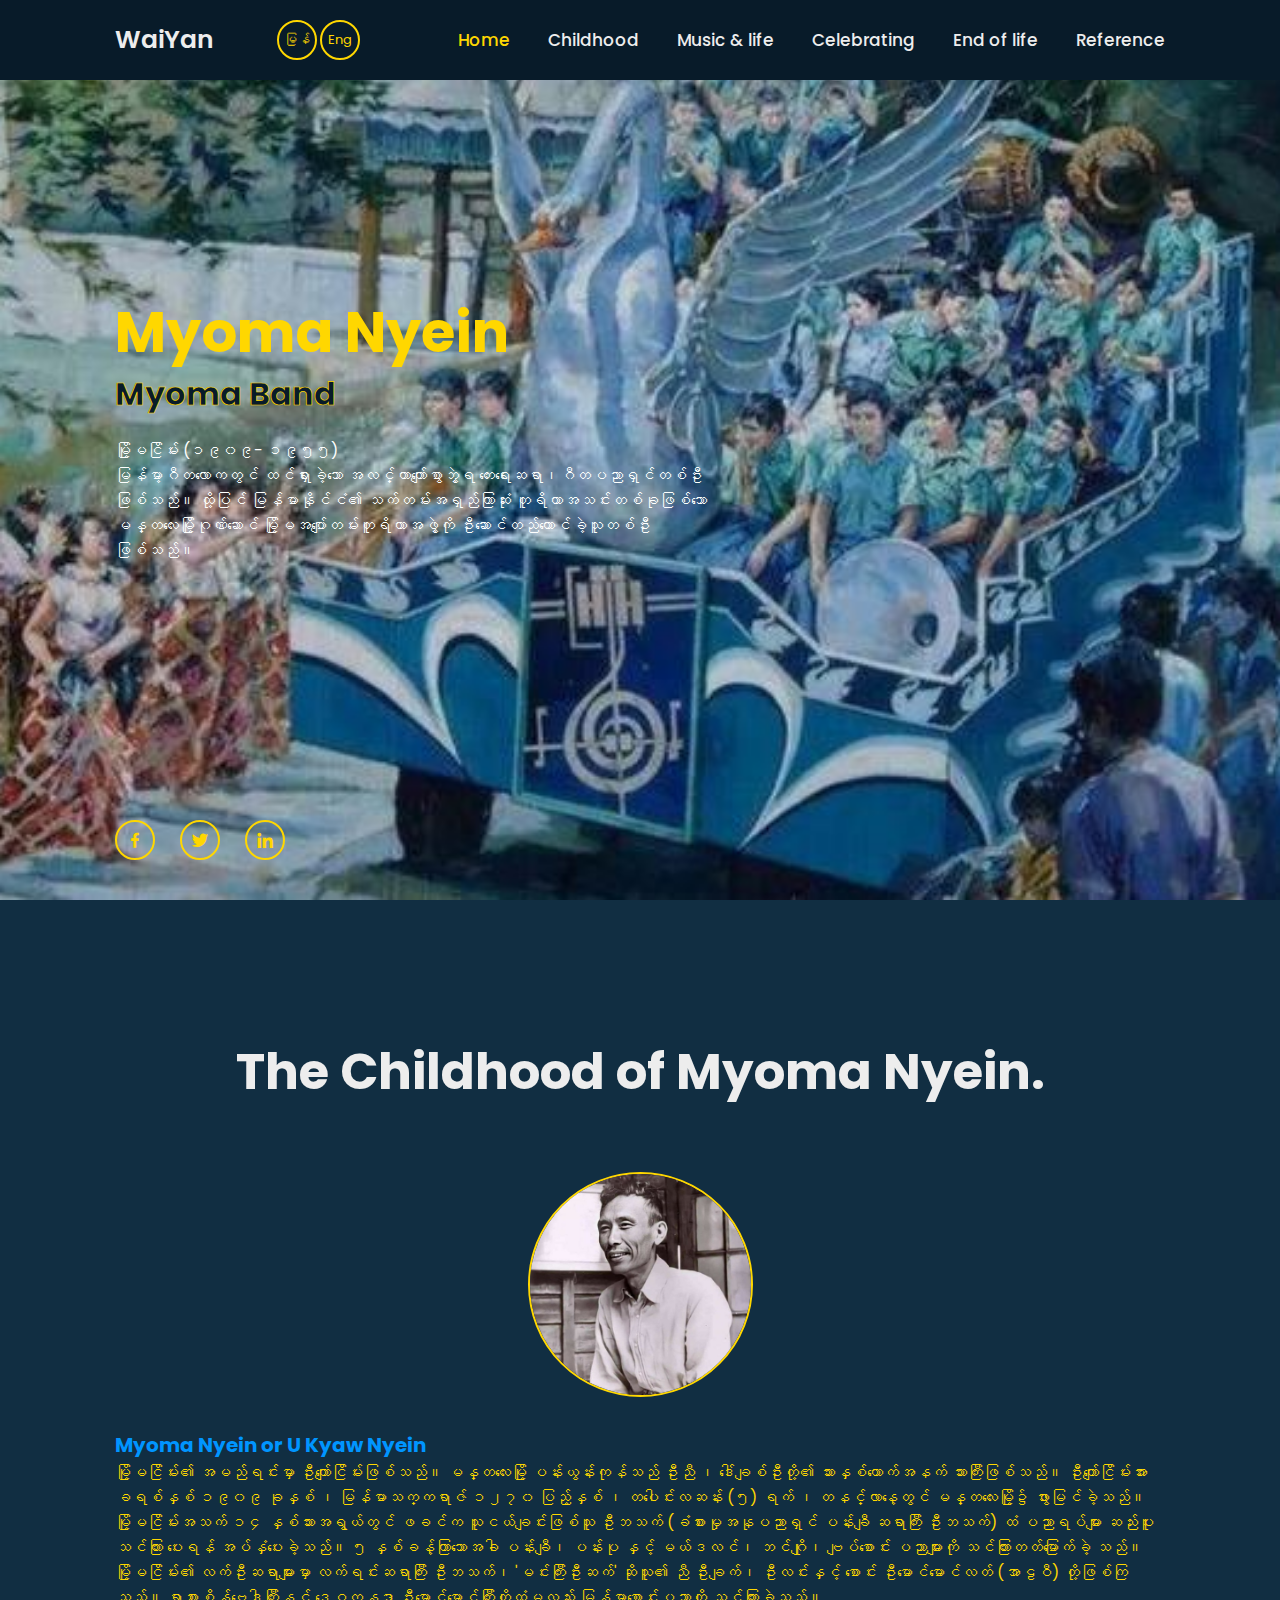
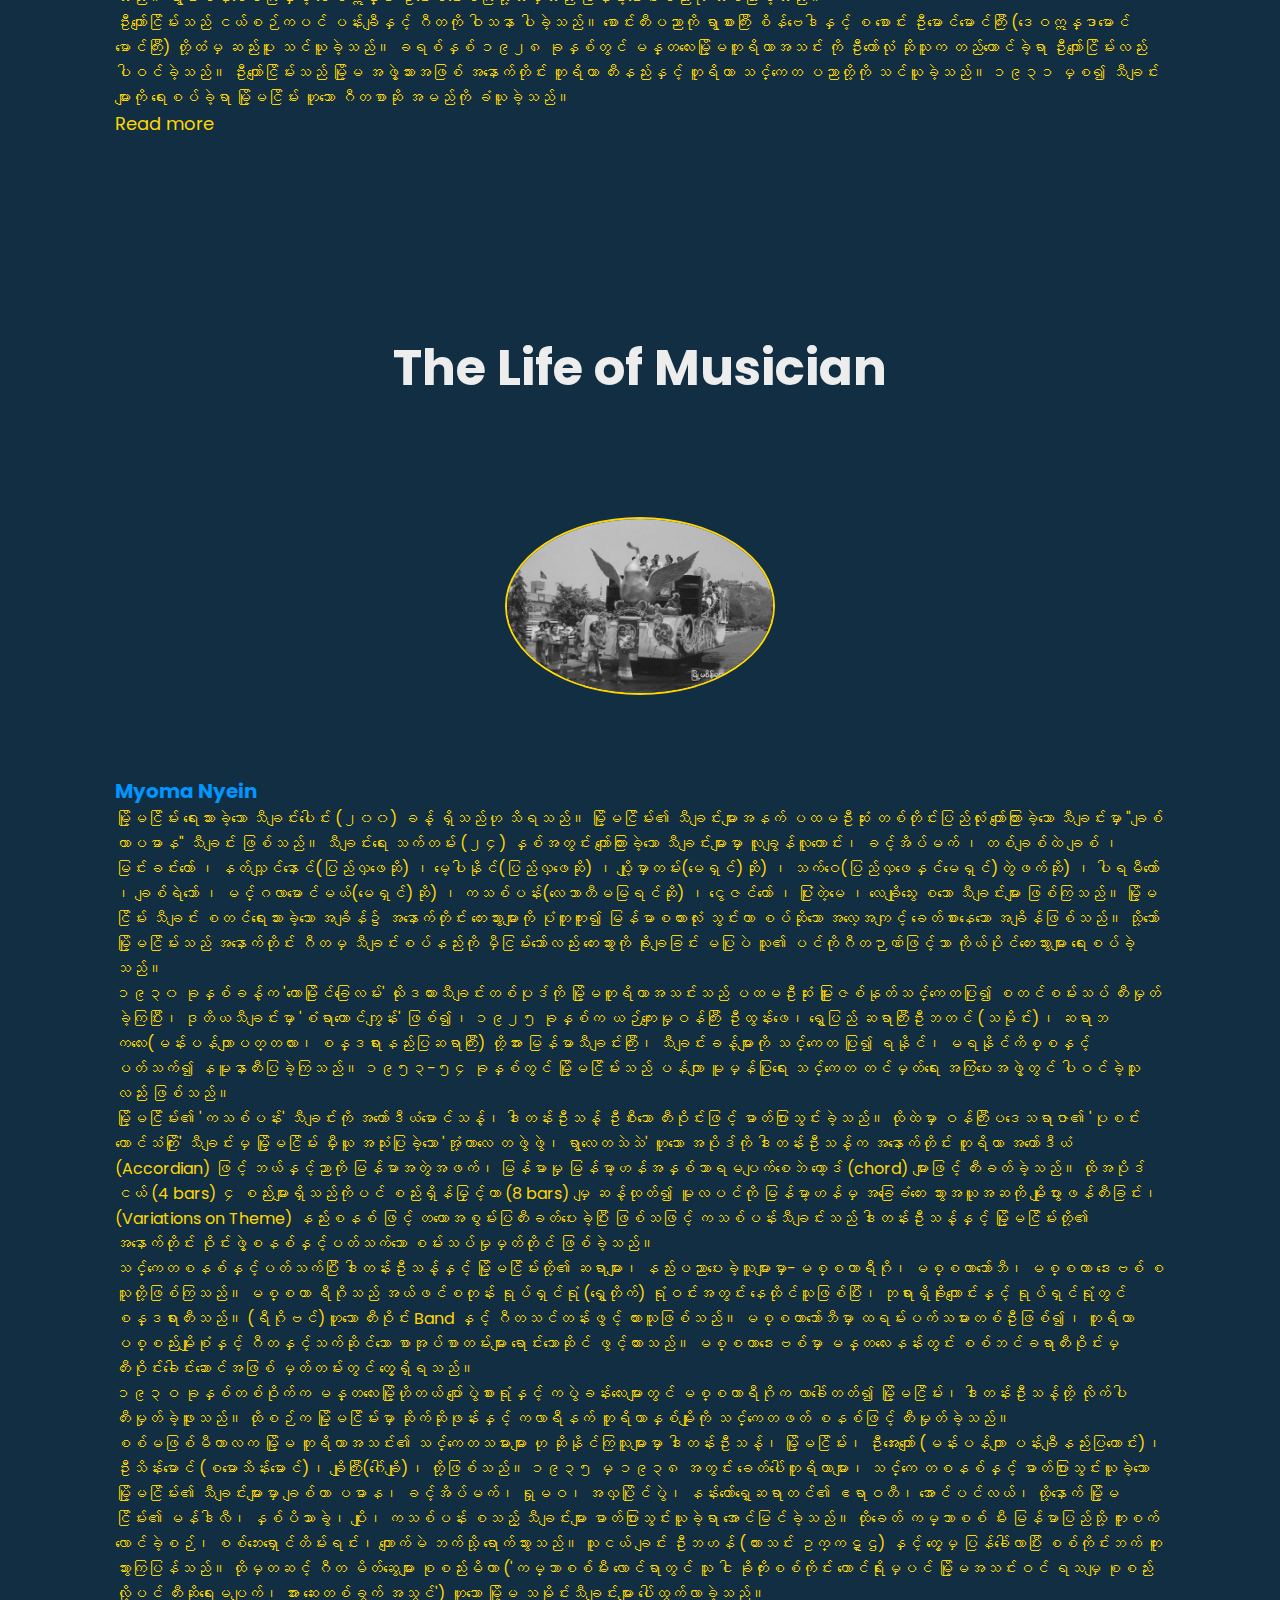
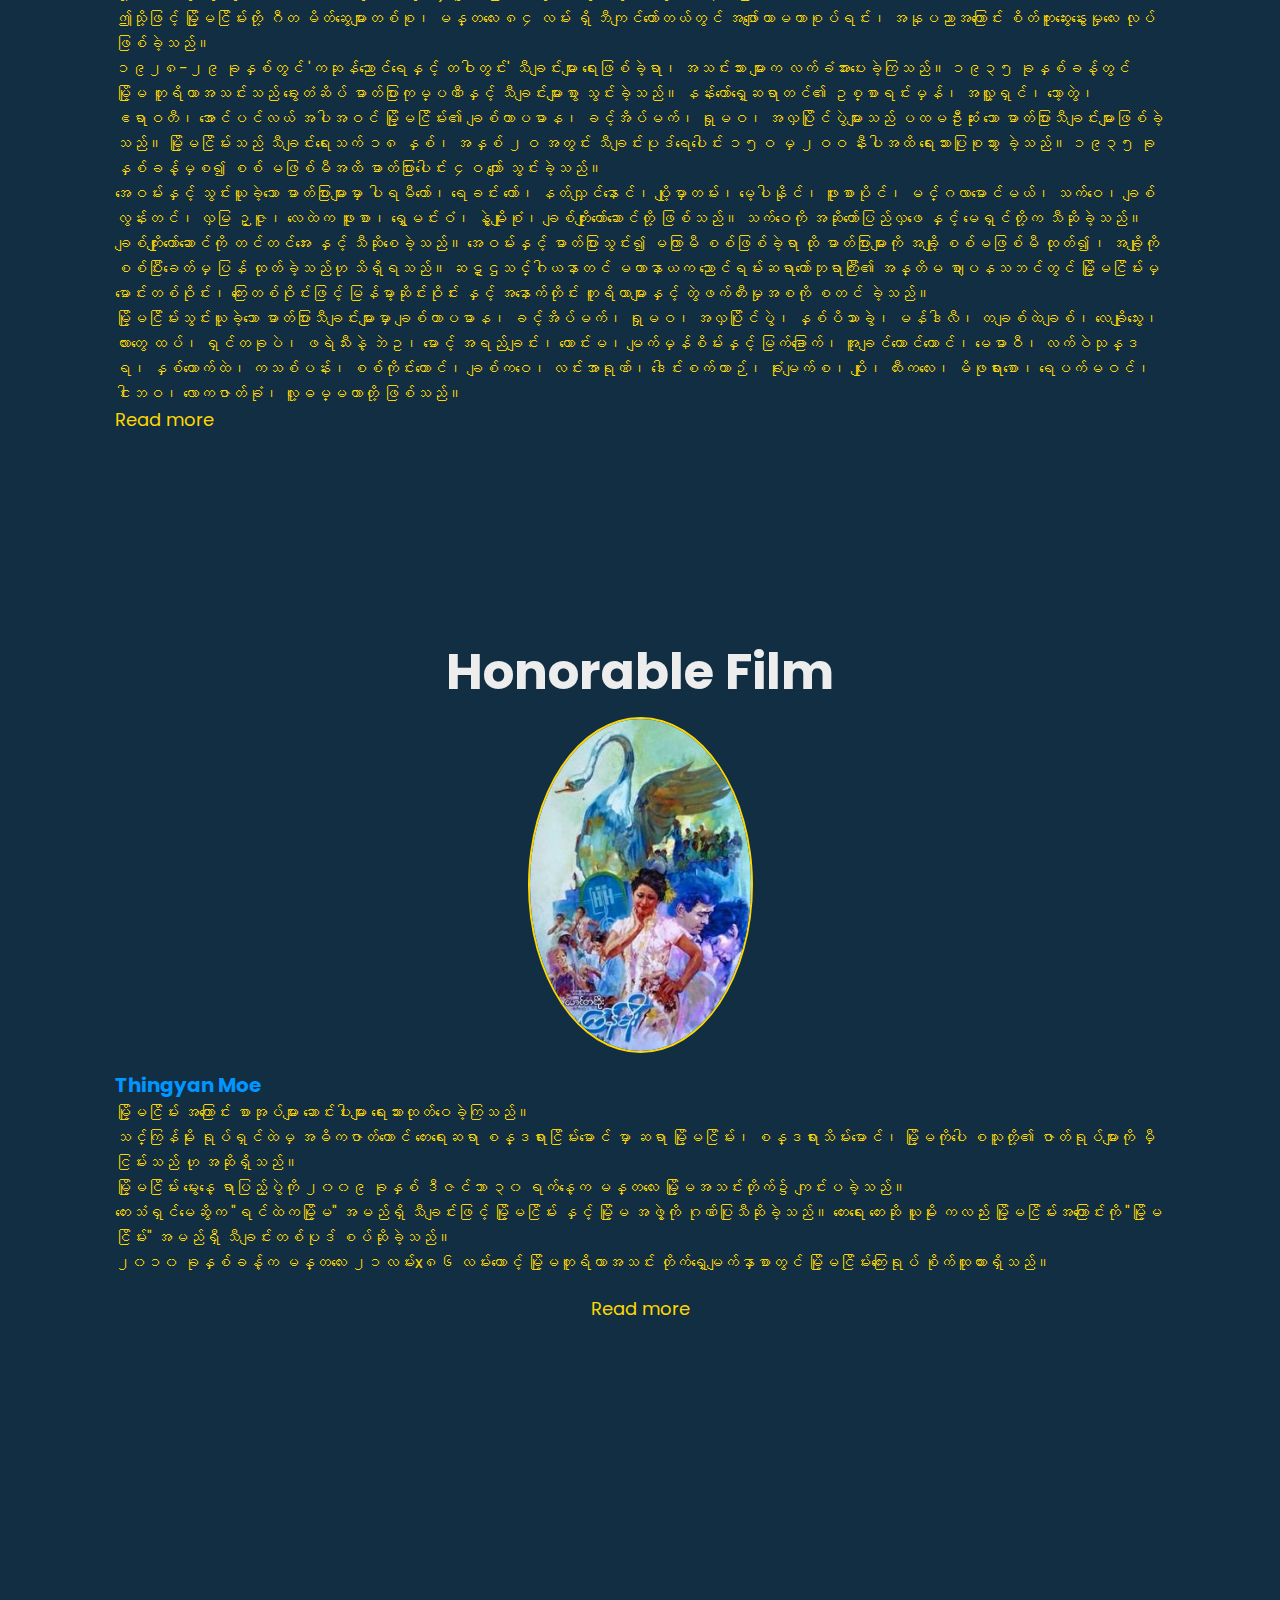
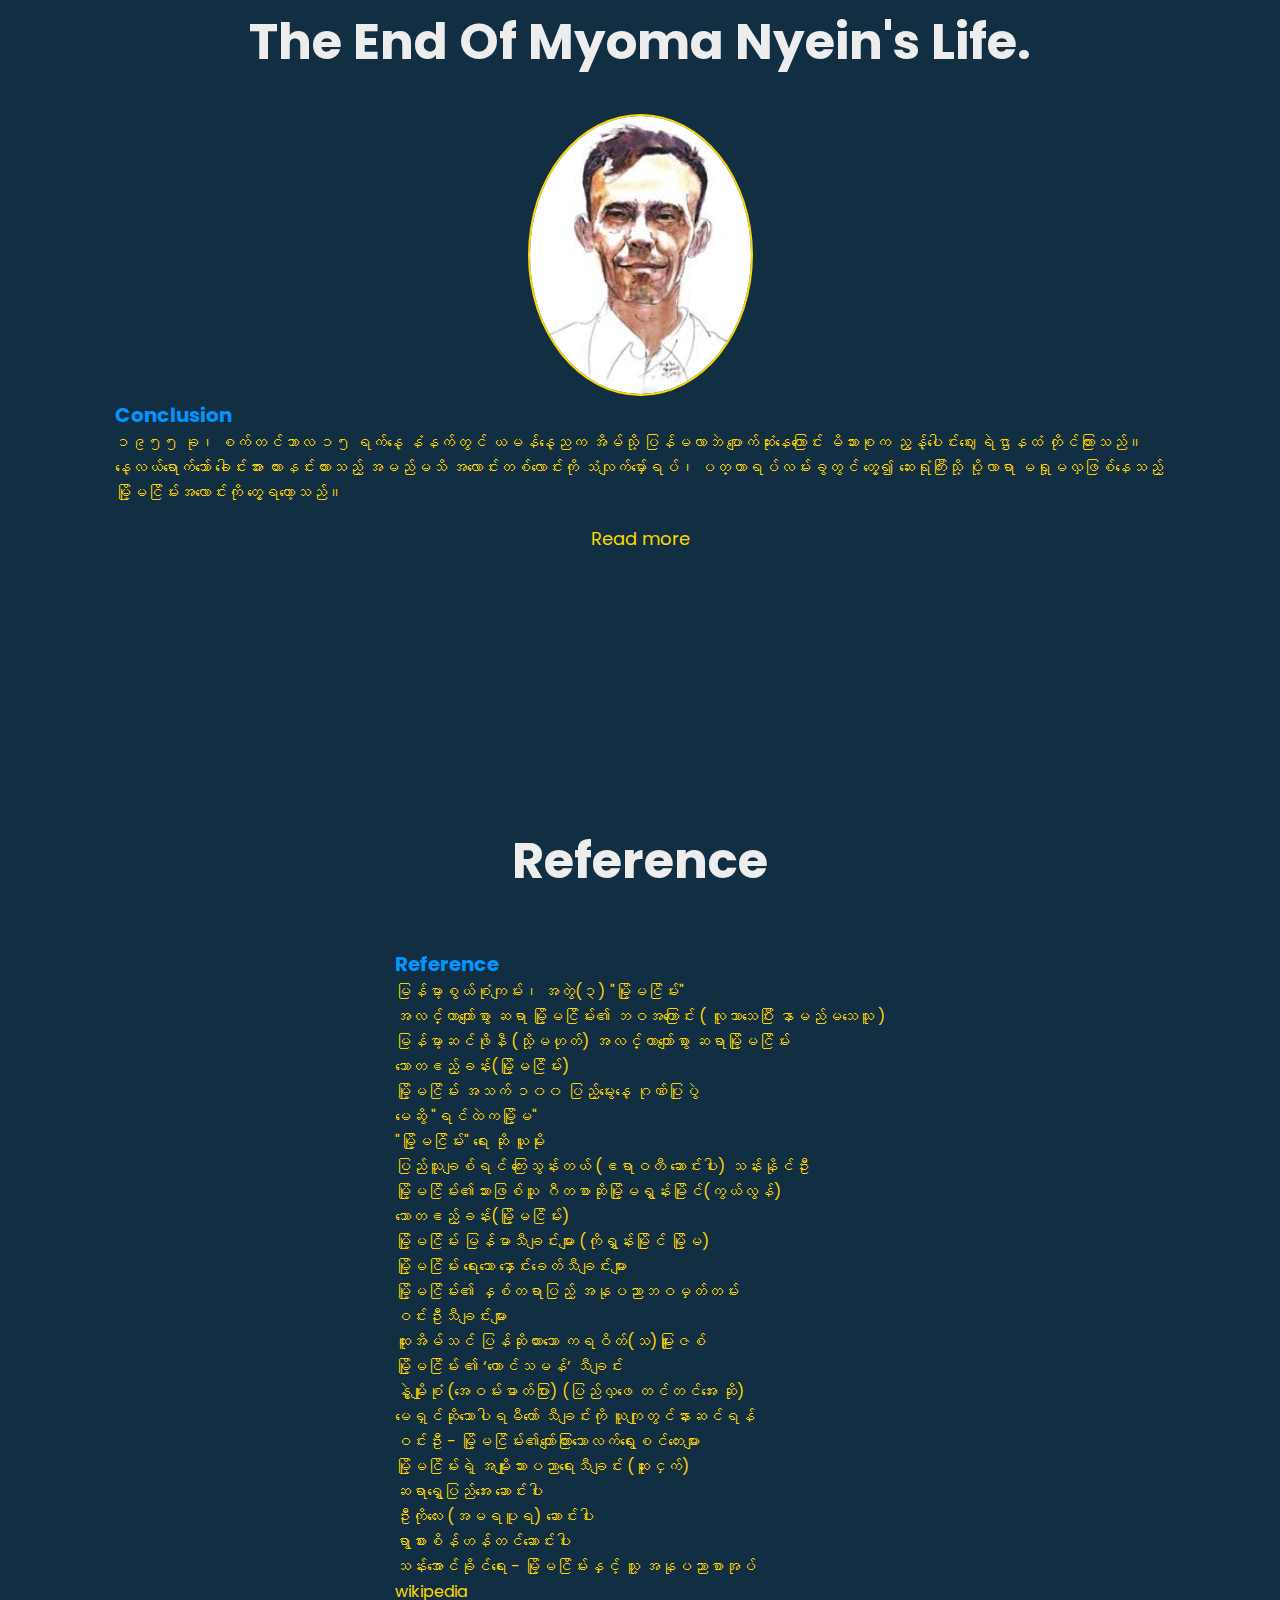
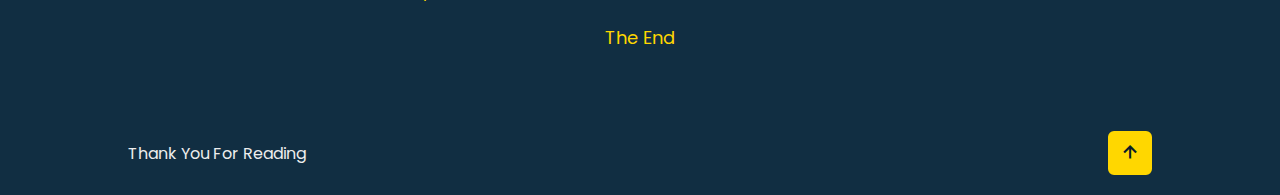
<file: index.html>
<!doctype html>
<html lang="en">
  <head>
    <meta charset="utf-8">
    <meta http-equiv="X-UA-Compatible" content="IE=edge">
    <meta name="viewport" content="width=device-width, initial-scale=1">
    <title>Myoma Nyein</title>
    <link rel="stylesheet" href="style.css">

    <!-- box icons -->
    <link href='https://unpkg.com/boxicons@2.1.4/css/boxicons.min.css' rel='stylesheet'>
  </head>
  <body>
    
    <!-- header design -->
    <header class="header">
        <a href="#" class="logo">WaiYan<span class="animate" style="--i:1;"></span></a>

        <div class="input">
          <ul>
            <a href="index.html">မြန်</a> 
            <a href="index-2.html">Eng</a>
          </ul>
          </div>

        
        <div class="bx bx-menu" id="menu-icon"><span class="animate" style="--i:2;"></span></div>

        <nav class="navbar">
            <a href="#home" class="active">Home</a>
            <a href="#childhood">Childhood</a>
            <a href="#musician">Music & life</a>
            <a href="#celebrating">Celebrating</a>
            <a href="#conclusion">End of life</a>
            <a href="#reference">Reference</a>

            <span class="active-nav"></span>
            <span class="animate" style="--i:2;"></span>

            

        </nav>

    </header>

    <!-- home section design -->
    <section class="home show-animate" id="home">
        <div class="home-content">
            <h1><span>Myoma Nyein</span></h1>
            <div class="text-animate">
                <h3>Myoma Band</h3>
                <span class="animate" style="--i:3;"></span>
            </div>
            <p>မြို့မငြိမ်း (၁၉၀၉- ၁၉၅၅)<br> မြန်မာ့ဂီတ​လောကတွင် ထင်ရှား​ခဲ့သော အလင်္ကာကျော်စွာဘွဲ့ရ ​တေး​ရေးဆရာ၊ဂီတပညာရှင်တစ်ဦး ဖြစ်သည်။ ထို့ပြင် မြန်မာနိုင်ငံ၏ သက်တမ်းအရှည်ကြာဆုံး တူရိယာအသင်းတစ်ခုဖြစ်​​သော မန္တလေးမြို့ဂုဏ်​ဆောင် မြို့မအ​ပျော်တမ်းတူရိယာအဖွဲ့ကို ဦး​ဆောင်တည်​ထောင်ခဲ့သူတစ်ဦးဖြစ်သည်။</p>
        </div>

        <div class="home-sic">
            <a href="#"><i class="bx bxl-facebook"></i></a>
            <a href="#"><i class="bx bxl-twitter"></i></a>
            <a href="#"><i class="bx bxl-linkedin"></i></a>
        </div>

    </section>

    <!-- childhood section design -->
    <section class="childhood" id="childhood">
      <h2 class="heading"><span>The Childhood of Myoma Nyein.</span></h2>

      <div class="childhood-img">
        <img src="myoe-ma-nyein.jpg" alt="">
        <span class="circle-spin"></span>
      </div>

      <div class="childhood-content">
        <h3>Myoma Nyein or U Kyaw Nyein</h3>
        <p>မြို့မငြိမ်း၏ အမည်ရင်းမှာ ဦးကျော်ငြိမ်းဖြစ်သည်။ မန္တလေးမြို့ ပန်းယွန်းကုန်သည် ဦးညီ ၊ ဒေါ်ချစ်ဦးတို့၏ သားနှစ်ယောက်အနက် သားကြီးဖြစ်သည်။ ဦးကျော်ငြိမ်းအား ခရစ်နှစ် ၁၉၀၉ ခုနှစ် ၊ မြန်မာသက္ကရာဇ် ၁၂၇၀ ပြည့်နှစ် ၊ တပေါင်းလဆန်း (၅) ရက် ၊ တနင်္လာနေ့တွင် မန္တလေးမြို့၌ ဖွားမြင်ခဲ့သည်။<br>

            မြို့မငြိမ်းအသက် ၁၄ နှစ်သားအရွယ်တွင် ဖခင်က သူငယ်ချင်းဖြစ်သူ ဦးဘသက် (ခံစားမှုအနုပညာရှင် ပန်းချီ ဆရာကြီး ဦးဘသက်) ထံ ပညာရပ်များ ဆည်းပူးသင်ကြား ပေးရန် အပ်နှံပေးခဲ့သည်။ ၅ နှစ်ခန့်ကြာသောအခါ ပန်းချီ၊ ပန်းပု နှင့် မယ်ဒလင်၊ ဘင်ဂျို၊ ဗျပ်စောင်း ပညာများကို သင်ကြားတတ်မြောက်ခဲ့ သည်။<br>
            
            မြို့မငြိမ်း၏ လက်ဦးဆရာများမှာ လက်ရင်းဆရာကြီး ဦးဘသက်၊ 'မင်းကြီးဦးဆက်' ဆိုသူ၏ ညီ ဦးချက်၊ ဦးလင်းနှင့် စောင်း ဦးမောင်မောင်လတ် (အာဠဝီ) တို့ဖြစ်ကြသည်။ ရွာစားစိန်ဗေဒါကြီးနှင့် ဒေဝဣန္ဒာ ဦးမောင်မောင်ကြီးတို့ထံမှလည်း မြန်မာ့စောင်းပညာကို သင်ကြားခဲ့သည်။<br>
            
            ဦးကျော်ငြိမ်းသည် ငယ်စဉ်ကပင် ပန်းချီနှင့် ဂီတကို ဝါသနာ ပါခဲ့သည်။ စောင်းတီးပညာကို ရွာစားကြီး စိန်ဗေဒါနှင့် စ စောင်း ဦးမောင်မောင်ကြီး (ဒေဝဣန္ဒာမောင်မောင်ကြီး) တို့ထံမှ ဆည်းပူး သင်ယူခဲ့သည်။ ခရစ်နှစ် ၁၉၂၈ ခုနှစ်တွင် မန္တလေးမြို့မတူရိယာအသင်း ကို ဦးတော်လုံ ဆိုသူက တည်ထောင်ခဲ့ရာ ဦးကျော်ငြိမ်းလည်း ပါဝင်ခဲ့သည်။ ဦးကျော်ငြိမ်းသည် မြို့မ အဖွဲ့သားအဖြစ် အနောက်တိုင်း တူရိယာ တီးနည်းနှင့် တူရိယာ သင်္ကေတ ပညာတို့ကို သင်ယူခဲ့သည်။ ၁၉၃၁ မှစ၍ သီချင်းများကို ရေးစပ်ခဲ့ရာ မြို့မငြိမ်း ဟူသော ဂီတစာဆို အမည်ကို ခံယူခဲ့သည်။<br>
          </p>

          <div class="btn-box btns">
            <a href="#musician" class="btn">Read more</a>
          </div>
      </div>
    </section>

      <!-- musician section design -->
      <section class="musician" id="musician">
        <h2 class="heading"><span>The Life of Musician</span></h2>

        <div class="musician-img">
          <img src="myoe-ma-1.jpeg" alt="">
          <span class="circle-spin"></span>
        </div>

        <div class="musician-content">
          <h3>Myoma Nyein</h3>
          <p>မြို့မငြိမ်း ရေးသားခဲ့သော သီချင်းပေါင်း (၂၀၀) ခန့် ရှိသည်ဟု သိရသည်။ မြို့မငြိမ်း၏ သီချင်းများအနက် ပထမဦးဆုံး တစ်တိုင်းပြည်လုံး ကျော်ကြားခဲ့သော သီချင်းမှာ "ချစ်ထာပဓာန" သီချင်း ဖြစ်သည်။ သီချင်းရေး သက်တမ်း (၂၄) နှစ်အတွင်း ကျော်ကြားခဲ့သော သီချင်းများမှာ လူချွန်လူကောင်း၊ ခင့်အိပ်မက် ၊ တစ်ချစ်ထဲ ချစ် ၊ မြင်းခင်းတော် ၊ နတ်သျှင်နောင်(ပြည်လှ​ဖေဆို) ၊ မေ့ပါနိုင်(ပြည်လှ​ဖေဆို) ၊ ပျို့မှာတမ်း(​မေရှင်)ဆို) ၊ သက်ဝေ(ပြည်လှ​ဖေနှင်​မေရှင်)တွဲဖက်ဆို) ၊ ပါရမီတော် ၊ ချစ်ရဲဘော် ၊ မင်္ဂလာမောင်မယ်(​မေရှင်)ဆို) ၊ ကသစ်ပန်း(​လေဘာတီမမြရင်ဆို) ၊ ငွေဇင်ယော် ၊ ပြုံးတဲ့မေ ၊ လေချိုသွေး စသော သီချင်းများ ဖြစ်ကြသည်။ မြို့မငြိမ်း သီချင်း စတင်ရေးသားခဲ့သော အချိန်၌ အနောက်တိုင်း တေးသွားများကို ပုံတူကူး၍ မြန်မာစကားလုံး သွင်းကာ စပ်ဆိုသော အလေ့အကျင့် ခေတ်စားနေသော အချိန်ဖြစ်သည်။ သို့သော် မြို့မငြိမ်းသည် အနောက်တိုင်း ဂီတမှ သီချင်းစပ်နည်းကို မှီငြမ်းသော်လည်း တေးသွားကို ခိုးချခြင်း မပြုပဲ သူ၏ ပင်ကိုဂီတဉာဏ်ဖြင့်သာ ကိုယ်ပိုင်တေးသွားများ ရေးစပ်ခဲ့သည်။<br>

            ၁၉၃၀ ခုနှစ်ခန့်က 'တောမြိုင်ခြေလမ်း' ယိုးဒယားသီချင်းတစ်ပုဒ်ကို မြို့မတူရိယာအသင်းသည် ပထမဦးဆုံး မြူးဇစ်နုတ်သင်္ကေတပြု၍ စတင်စမ်းသပ် တီးမှုတ်ခဲ့ကြပြီး၊ ဒုတိယသီချင်းမှာ 'စံရာတောင်ကျွန်း' ဖြစ်၍၊ ၁၉၂၅ ခုနှစ်က ယဉ်ကျေးမှုဝန်ကြီး ဦးထွန်းဖေ၊ ရွှေပြည် ဆရာကြီးဦးဘတင် (သမိုင်း)၊ ဆရာဘကလေး(မန်းပန်တျာပတ္တလား၊ စန္ဒရားနည်းပြဆရာကြီး) တို့အား မြန်မာသီချင်းကြီး၊ သီချင်းခန့်များကို သင်္ကေတ ပြု၍ ရနိုင်၊ မရနိုင်ကိစ္စနှင့် ပတ်သက်၍ နမူနာတီးပြခဲ့ကြသည်။ ၁၉၅၃-၅၄ ခုနှစ်တွင် မြို့မငြိမ်းသည် ပန်တျာ မူမှန်ပြုရေး သင်္ကေတ တင်မှတ်ရေး အကြံပေးအဖွဲ့တွင် ပါဝင်ခဲ့သူလည်း ဖြစ်သည်။<br>
            
            မြို့မငြိမ်း၏ 'ကသစ်ပန်း' သီချင်းကို အကော်ဒီယံမောင်သန့်၊ ဒါးတန်းဦးသန့် ဦးစီးသော တီးဝိုင်းဖြင့် ဓာတ်ပြားသွင်းခဲ့သည်။ ထိုထဲမှာ ဝန်ကြီးပဒေသရာဇာ၏ 'ပုစင်းတောင်သံကြိုး' သီချင်းမှ မြို့မငြိမ်း မှီးယူ အသုံးပြုခဲ့သော 'အုံ့ကာလေ တဖွဲဖွဲ၊ ရွာလေတသဲသဲ' ဟူသော အပိုဒ်ကို ဒါးတန်းဦးသန့်က အနောက်တိုင်း တူရိယာ အကော်ဒီယံ (Accordian) ဖြင့် ဘယ်နှင့်ညာကို မြန်မာအတွဲအဖက်၊ မြန်မာမှု မြန်မာ့ဟန်အနှစ်သာရမပျက်စေဘဲ ကော့ဒ် (chord) များဖြင့် တီးခတ်ခဲ့သည်။ ထိုအပိုဒ်ငယ် (4 bars) ၄ စည်းများရှိသည်ကိုပင် စည်းရှိန်မြှင့်ကာ (8 bars) မျှ ဆန့်ထုတ်၍ မူလပင်ကို မြန်မာ့ဟန်မှ အခြေခံတေး သွားအယူအဆကို မျိုးပွားဖန်တီးခြင်း၊ (Variations on Theme) နည်းစနစ် ဖြင့် တယောအစွမ်းပြတီးခတ်ပေးခဲ့ပြီး ဖြစ်သဖြင့် ကသစ်ပန်းသီချင်းသည် ဒါးတန်းဦးသန့်နှင့် မြို့မငြိမ်းတို့၏ အနောက်တိုင်း ဝိုင်းဖွဲ့စနစ်နှင့်ပတ်သက်သော စမ်းသပ်မှုမှတ်တိုင် ဖြစ်ခဲ့သည်။<br>
            
            သင်္ကေတစနစ်နှင့်ပတ်သက်ပြီး ဒါးတန်းဦးသန့်နှင့် မြို့မငြိမ်းတို့၏ ဆရာများ၊ နည်းပညာပေးခဲ့သူများမှာ-မစ္စတာရီဂို၊ မစ္စတာဘော်ဘီ၊ မစ္စတာ ဒေးဗစ် စသူတို့ဖြစ်ကြသည်။ မစ္စတာ ရီဂိုသည် အယ်ဖင်စတုန်း ရုပ်ရှင်ရုံ (ရွှေတိုက်) ရုံဝင်းအတွင်း နေထိုင်သူဖြစ်ပြီး၊ ဘုရားရှိခိုးကျောင်းနှင့် ရုပ်ရှင်ရုံတွင် စန္ဒရားတီးသည်။ (ရီဂိုဗင်)ဟူသော တီးဝိုင်း Band နှင့် ဂီတသင်တန်းဖွင့် ထားသူဖြစ်သည်။ မစ္စတာဘော်ဘီမှာ ထရမ်းပက်သမားတစ်ဦးဖြစ်၍၊ တူရိယာ ပစ္စည်းမျိုးစုံနှင့် ဂီတနှင့်သက်ဆိုင်သော စာအုပ်စာတမ်းများ ရောင်းသောဆိုင် ဖွင့်ထားသည်။ မစ္စတာဒေးဗစ်မှာ မန္တလေးနန်းတွင်း စစ်ဘင်ခရာတီးဝိုင်းမှ တီးဝိုင်းခေါင်းဆောင်အဖြစ် မှတ်တမ်းတွင် တွေ့ရှိရသည်။<br>
        
            ၁၉၃ဝ ခုနှစ်တစ်ဝိုက်က မန္တလေးမြို့ဟိုတယ် ပျော်ပွဲစားရုံနှင့် ကပွဲခန်းလေးများတွင် မစ္စတာရီဂိုက လာခေါ်တတ်၍ မြို့မငြိမ်း၊ ဒါးတန်းဦးသန့်တို့ လိုက်ပါ တီးမှုတ်ခဲ့ဖူးသည်။ ထိုစဉ်က မြို့မငြိမ်းမှာ ဆိုက်ဆိုဖုန်းနှင့် ကလာရီနက် တူရိယာနှစ်မျိုးကို သင်္ကေတဖတ် စနစ်ဖြင့် တီးမှုတ်ခဲ့သည်။<br>

            စစ်မဖြစ်မီကာလက မြို့မ တူရိယာအသင်း၏ သင်္ကေတသမားများ ဟု ဆိုနိုင်ကြသူများမှာ ဒါးတန်းဦးသန့်၊ မြို့မငြိမ်း၊ ဦးအေးကျော် (မန်းပန်တျာ ပန်းချီနည်းပြဟောင်း)၊ ဦးသိန်းမောင် (စမောသိန်းမောင်)၊ ချိုကြီး(ဂေါ်ချို)၊ တို့ဖြစ်သည်။ ၁၉၃၅ မှ ၁၉၃၈ အတွင်း ခေတ်ပေါ်တူရိယာများ၊ သင်္ကေ တစနစ်နှင့် ဓာတ်ပြားသွင်းယူခဲ့သော မြို့မငြိမ်း၏ သီချင်းများမှာ ချစ်တာ ပဓာန၊ ခင့်အိပ်မက်၊ ရှုမဝ၊ အလှပြိုင်ပွဲ၊ နန်း​တော်​ရှေ့ဆရာတင်၏ ဧရာဝတီ၊ အောင်ပင်လယ်၊ ထို့နောက် မြို့မငြိမ်း၏ မန်ဒါလီ၊ နှစ်ပိဿာခွဲ၊ ပျိုး၊ ကသစ်ပန်း စသည့် သီချင်းများ ဓာတ်ပြားသွင်းယူခဲ့ရာ အောင်မြင်ခဲ့သည်။

            ထိုခေတ် ကမ္ဘာစစ် မီး မြန်မာပြည်သို့ ကူးစက်လောင်ခဲ့စဉ်၊ စစ်ဘေးရှောင်တိမ်းရင်း၊ ကျောက်မဲ ဘက်သို့ ရောက်သွားသည်။ သူငယ် ချင်း ဦးဘဟန် (ကားသင်း ဥက္ကဋ္ဌ) နှင့် တွေ့မှ ပြန်ခေါ်လာပြီး စစ်ကိုင်းဘက် ကူးသွားကြပြန်သည်။ ထိုမှတဆင့် ဂီတ မိတ်ဆွေများ စုစည်းမိကာ ('ကမ္ဘာစစ်မီး လောင်ရာတွင် သူ ငါ ခိုကိုးစစ်ကိုင်း တောင်ရိုးမှပင် မြို့မအသင်းဝင် ရသမျှ စုစည်းလို့ပင် တီးဆိုရေးမပျက်၊ အား ဆေးတစ်ခွက် အသွင်') ဟူသော မြို့မ သမိုင်းသီချင်းများ ပေါ်ထွက်လာခဲ့သည်။<br>

            ဤသို့ဖြင့် မြို့မငြိမ်းတို့ ဂီတ မိတ်ဆွေများတစ်စု၊ မန္တလေး ၈၄ လမ်း ရှိ ဘီကျင်ဟော်တယ်တွင် အဖျော်ယာမကာစုပ်ရင်း၊ အနုပညာအကြောင်း စိတ်ကူးဆွေးနွေးမှုလေး လုပ်ဖြစ်ခဲ့သည်။<br>

            ၁၉၂၈-၂၉ ခုနှစ်တွင် 'ကဆုန်ညောင်ရေနှင့် တဝါတွင်း' သီချင်းများ ရေးဖြစ်ခဲ့ရာ၊ အသင်းသား များက လက်ခံအားပေးခဲ့ကြသည်။ ၁၉၃၅ ခုနှစ်ခန့်တွင် မြို့မ တူရိယာအသင်းသည် ခွေးတံဆိပ် ဓာတ်ပြားကုမ္ပဏီနှင့် သီချင်းများစွာ သွင်းခဲ့သည်။ နန်းတော်ရှေ့ဆရာတင်၏ ဥစ္စာရင်းမှန်၊ အလှူ့ရှင်၊ သော့တွဲ၊ ဧရာဝတီ၊ အောင်ပင်လယ် အပါအဝင် မြို့မငြိမ်း၏ ချစ်တာပဓာန၊ ခင့်အိပ်မက်၊ ရှုမဝ၊ အလှပြိုင်ပွဲများသည် ပထမဦးဆုံး သော ဓာတ်ပြားသီချင်းများဖြစ်ခဲ့သည်။ မြို့မငြိမ်းသည် သီချင်းရေးသက် ၁၈ နှစ်၊ အနှစ် ၂ဝ အတွင်း သီချင်းပုဒ်ရေပေါင်း ၁၅ဝ မှ ၂ဝဝ နီးပါအထိ ရေးသားပြုစုသွား ခဲ့သည်။ ၁၉၃၅ ခုနှစ်ခန့်မှစ၍ စစ် မဖြစ်မီအထိ ဓာတ်ပြားပေါင်း ၄ဝ ကျော် သွင်းခဲ့သည်။<br>

            အေဝမ်းနှင့် သွင်းယူခဲ့သော ဓာတ်ပြားများမှာ ပါရမီတော်၊ ရေခင်း တော်၊ နတ်သျှင်နောင်၊ ပျို့မှာတမ်း၊ မေ့ပါနိုင်၊ ဖူးစာပိုင်၊ မင်္ဂလာမောင်မယ်၊ သက်ဝေ၊ ချစ်လွန်းတင်၊ လှမြ ဉ္ဇူ၊ လေထဲက ဖူးစာ၊ ရွှေမင်းဝံ၊ နွဲ့မျိုးစုံ၊ ချစ်ကျိုးတော်ဆောင်တို့ ဖြစ်သည်။ သက်ဝေကို အဆိုတော်ပြည်လှဖေ နှင့် ​မေရှင်တို့က သီဆိုခဲ့သည်။ ချစ်ကျိုးတော်ဆောင်ကို တင်တင်အေး နှင့် သီဆိုစေခဲ့သည်။ အေဝမ်းနှင့် ဓာတ်ပြားသွင်း၍ မကြာမီ စစ်ဖြစ်ခဲ့ရာ ထို ဓာတ်ပြားများကို အချို့ စစ်မဖြစ်မီ ထုတ်၍၊ အချို့ကို စစ်ပြီးခေတ်မှ ပြန် ထုတ်ခဲ့သည်ဟု သိရှိရသည်။

            ဆဋ္ဌသင်္ဂါယနာတင် မဟာနာယက ညောင်ရမ်းဆရာတော်ဘုရာကြီး၏ အန္တိမ ဈာပနသဘင်တွင် မြို့မငြိမ်းမှ မောင်းတစ်ဝိုင်း၊ ကြေးတစ်ဝိုင်းဖြင့် မြန်မာ့ဆိုင်းဝိုင်းး နှင့် အနောက်တိုင်း တူရိယာများနှင့် တွဲဖက်တီးမှုအစကို စတင် ခဲ့သည်။<br>

            မြို့မငြိမ်းသွင်းယူခဲ့သော ဓာတ်ပြားသီချင်းများမှာ ချစ်တာပဓာန၊ ခင့်အိပ်မက်၊ ရှုမဝ၊ အလှပြိုင်ပွဲ၊ နှစ်ပိဿာခွဲ၊ မန်ဒါလီ၊ တချစ်ထဲချစ်၊ လေချိုသွေး၊ လားတွေ ထပ်၊ ရှင်တခုပဲ၊ ဖရဲသီးနဲ့ ဘဲဥ၊ မောင့် အရည်ချင်း၊ ယောင်းမ၊ မျက်မှန်စိမ်းနှင့် မြက်ခြောက်၊ အူချင်ယောင်ယောင်၊ မေဓာဝီ၊ လက်ဝဲသုန္ဒရ၊ နှစ်ယောက်ထဲ၊ ကသစ်ပန်း၊ စစ်ကိုင်းတောင်၊ ချစ်ကဝေ၊ လင်းအာရုဏ်၊ ဒေါင်းစက်ယာဉ်၊ ခုံးမျက်စ၊ ပျိုး၊ ထီးကလေး၊ မိဖုရားစော၊ ရေပက်မဝင်၊ ငါးဘဝ၊ လောကဇာတ်ခုံ၊ လူ့ဓမ္မတာတို့ ဖြစ်သည်။<br>
        </p>

            <div class="btn-box btns">
              <a href="#celebrating" class="btn">Read more</a>
            </div>
        </div>
      </section>

        <!-- celebrating section design -->
        <section class="celebrating" id="celebrating">
          <h2 class="heading"><span>Honorable Film</span></h2>

          <div class="celebrating-img">
            <img src="Thingyan_Moe.jpg" alt="">
            <span class="circle-spin"></span>
          </div>

          <div class="celebrating-content">
            <h3>Thingyan Moe</h3>
            <p>မြို့မငြိမ်း အကြောင်း စာအုပ်များ ဆောင်းပါးများ  ရေးသားထုတ်ဝေခဲ့ကြသည်။<br>

                သင်္ကြန်မိုး ရုပ်ရှင်ထဲမှ အဓိကဇာတ်ကောင် တေးရေးဆရာ စန္ဒရားငြိမ်းမောင် မှာ ဆရာ မြို့မငြိမ်း၊ စန္ဒရားသိမ်းမောင်၊ မြို့မကိုပေါ စသူတို့၏ ဇာတ်ရုပ်များကို မှီငြမ်းသည် ဟု အဆိုရှိသည်။<br>
                
                မြို့မငြိမ်း မွေးနေ့ ရာပြည့်ပွဲကို ၂၀၀၉ ခုနှစ် ဒီဇင်ဘာ ၃၀ ရက်နေ့က မန္တလေး မြို့မအသင်းတိုက်၌ ကျင်းပခဲ့သည်။<br>
                
                တေးသံရှင်မေဆွိက "ရင်ထဲကမြို့မ" အမည်ရှိ သီချင်းဖြင့် မြို့မငြိမ်း နှင့် မြို့မ အဖွဲ့ကို ဂုဏ်ပြုသီဆိုခဲ့သည်။ တေးရေး တေးဆို ယူမိုး ကလည်း မြို့မငြိမ်းအကြောင်းကို "မြို့မငြိမ်း" အမည်ရှီ သီချင်းတစ်ပုဒ် စပ်ဆိုခဲ့သည်။ <br>
                
                ၂၀၁၀ ခုနှစ်ခန့်က မန္တလေး ၂၁လမ်းx၈၆ လမ်းထောင့် မြို့မတူရိယာအသင်း တိုက်ရှေ့မျက်နှာစာတွင် မြို့မငြိမ်းကြေးရုပ် စိုက်ထူထားရှိသည်။</p>
          </div>

          <div class="btn-box btns">
            <a href="#conclusion" class="btn">Read more</a>
          </div>
      </div>
        </section>

        <!-- conclusion section design-->
        <section class="conclusion" id="conclusion">
          <h2 class="heading">The End Of Myoma Nyein's Life.</h2>

          <div class="conclusion-img">
            <img src="myoe-ma-3.jpeg" alt="">
            <span class="circle-spin"></span>
          </div>

          <div class="conclusion-content">
            <h3>Conclusion</h3>
            <p>၁၉၅၅ ခု၊ စက်တင်ဘာလ ၁၅ ရက်နေ့ နံနက်တွင် ယမန်နေ့ညက အိမ်သို့ ပြန်မလာဘဲ ပျောက်ဆုံးနေကြောင်း မိသားစုက ညွန့်ပေါင်းဈေး ရဲဌာနထံ တိုင်ကြားသည်။ နေ့လယ်ရောက်သော် ခေါင်းအား ကားနင်းထားသည့် အမည်မသိ အလောင်းတစ်လောင်းကို သံလျက်မှော်ရပ်၊ ပတ္တာရပ်လမ်းခွတွင် တွေ့၍ ဆေးရုံကြီးသို့ ပို့လာရာ မရှုမလှဖြစ်နေသည့် မြို့မငြိမ်းအလောင်းကို တွေ့ရတော့သည်။
              </p>
          </div>
          
          <div class="btn-box btns">
            <a href="#reference" class="btn">Read more</a>
          </div>
          
        </section>

        <!-- reference section design -->
        <section class="reference" id="reference">
          <h2 class="heading">Reference</h2>

          <div class="reference-content">
            <h3>Reference</h3>
            <p> မြန်မာ့စွယ်စုံကျမ်း၊ အတွဲ(၃) "မြို့မငြိမ်း"<br>
                အလင်္ကာကျော်စွာ ဆရာ မြို့မငြိမ်း၏ ဘဝအကြောင်း ( လူသာသေပြီး နာမည်မသေသူ ) <br>
                မြန်မာ့ဆင်ဖိုနီ (သို့မဟုတ်) အလင်္ကာကျော်စွာ ဆရာမြို့မငြိမ်း <br>
                သောတဧည့်ခန်း(မြို့မငြိမ်း) <br>
                မြို့မငြိမ်း အသက် ၁၀၀ ပြည့်မွေးနေ့ ဂုဏ်ပြုပွဲ <br>
                မေဆွိ "ရင်ထဲကမြို့မ" <br>
                "မြို့မငြိမ်း" ရေး ဆို ယူမိုး <br>
                ပြည်သူချစ်ရင် ကြေးသွန်းတယ် (ဧရာဝတီ ဆောင်းပါး) သန်းနိုင်ဦး <br>
                မြို့မငြိမ်း၏သားဖြစ်သူ ဂီတစာဆိုမြို့မရွှန်းမြိုင်(ကွယ်လွန်) <br>
                သောတဧည့်ခန်း(မြို့မငြိမ်း) <br>
                မြို့မငြိမ်း မြန်မာသီချင်းများ (ကိုရွှန်းမြိုင် မြို့မ) <br>
                မြို့မငြိမ်း ရေးသော နှောင်းခေတ်သီချင်းများ <br>
                မြို့မငြိမ်း၏ နှစ်တရာပြည့် အနုပညာဘဝမှတ်တမ်း <br>
                ဝင်းဦးသီချင်းများ <br>
                ထူးအိမ်သင် ပြန်ဆိုထားသော ကရဝိတ်(သ)မြူးဇစ် <br>
                မြို့မငြိမ်း ၏ ‘တောင်သမန်’ သီချင်း <br>
                နွဲ့မျိုးစုံ (အေဝမ်းဓာတ်ပြား) (ပြည်လှဖေ တင်တင်အေး ဆို) <br>
                မေရှင်ဆိုသောပါရမီတော် သီချင်းကို ယူကျုတွင်နားဆင်ရန် <br>
                ဝင်းဦး - မြို့မငြိမ်း၏ကျော်ကြားသောလက်ရွေးစင်တေးများ <br>
                
                မြို့မငြိမ်းရဲ့ အမျိုးသားပညာရေးသီချင်း (ဆူးငှက်) <br>
                ဆရာရွှေပြည်အေး ဆောင်းပါး <br>
                ဦးကိုလေး (အမရပူရ) ဆောင်းပါး <br>
                ရွာစားစိန်ဟန်တင်ဆောင်းပါး <br>
                သန်းအောင်ခိုင်ရေး - မြို့မငြိမ်းနှင့် သူ့ အနုပညာစာအုပ် <br>
                <a href="https://my.wikipedia.org/wiki/"></a>wikipedia<br>
            </p>
          </div>

          <div class="btn-box btns">
            <a href="#" class="btn">The End</a>
          </div>
        </section>

        <!-- footer design -->
        <footer class="footer">
          <div class="footer-text">
            <p>Thank You For Reading</p>
          </div>

          <div class="footer-iconTop">
            <a href="#"><i class="bx bx-up-arrow-alt"></i></a>
          </div>
        </footer>
        
    <script src="script.js"></script>
  </body>
</html>
</file>
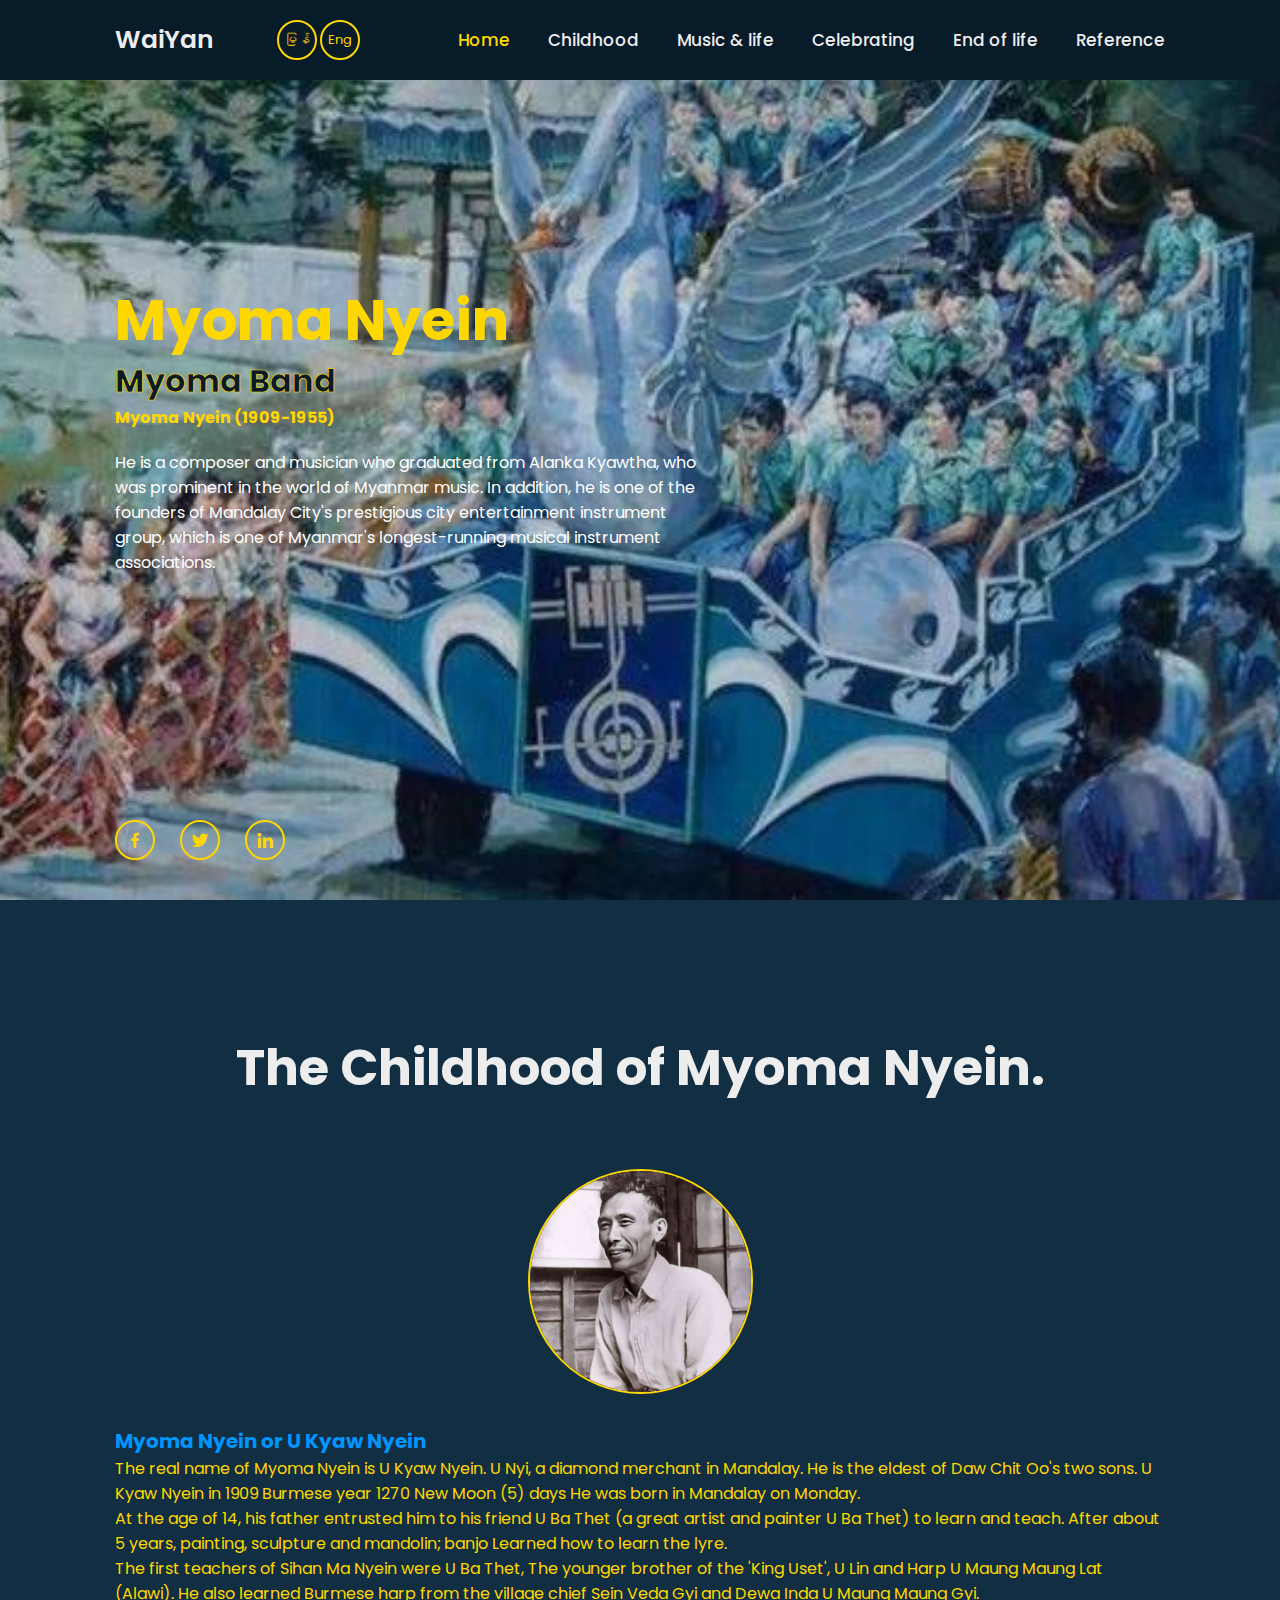
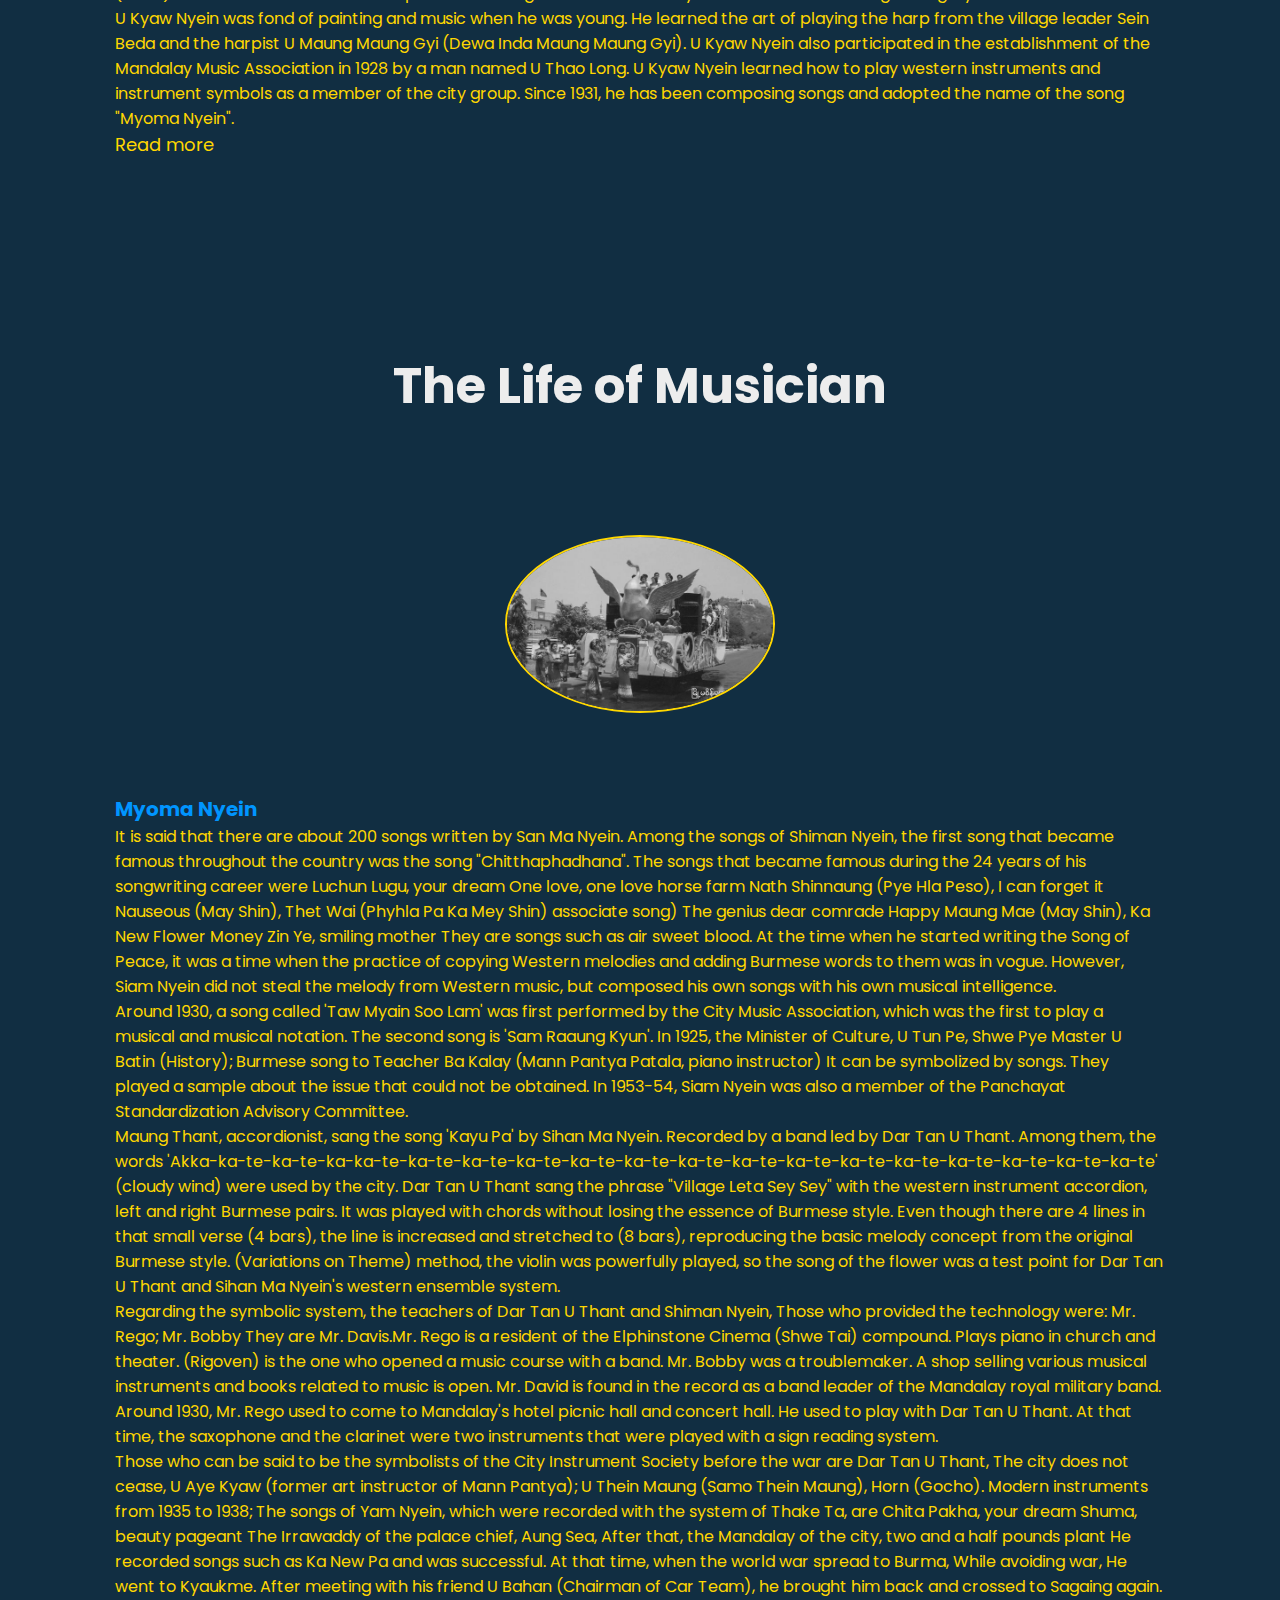
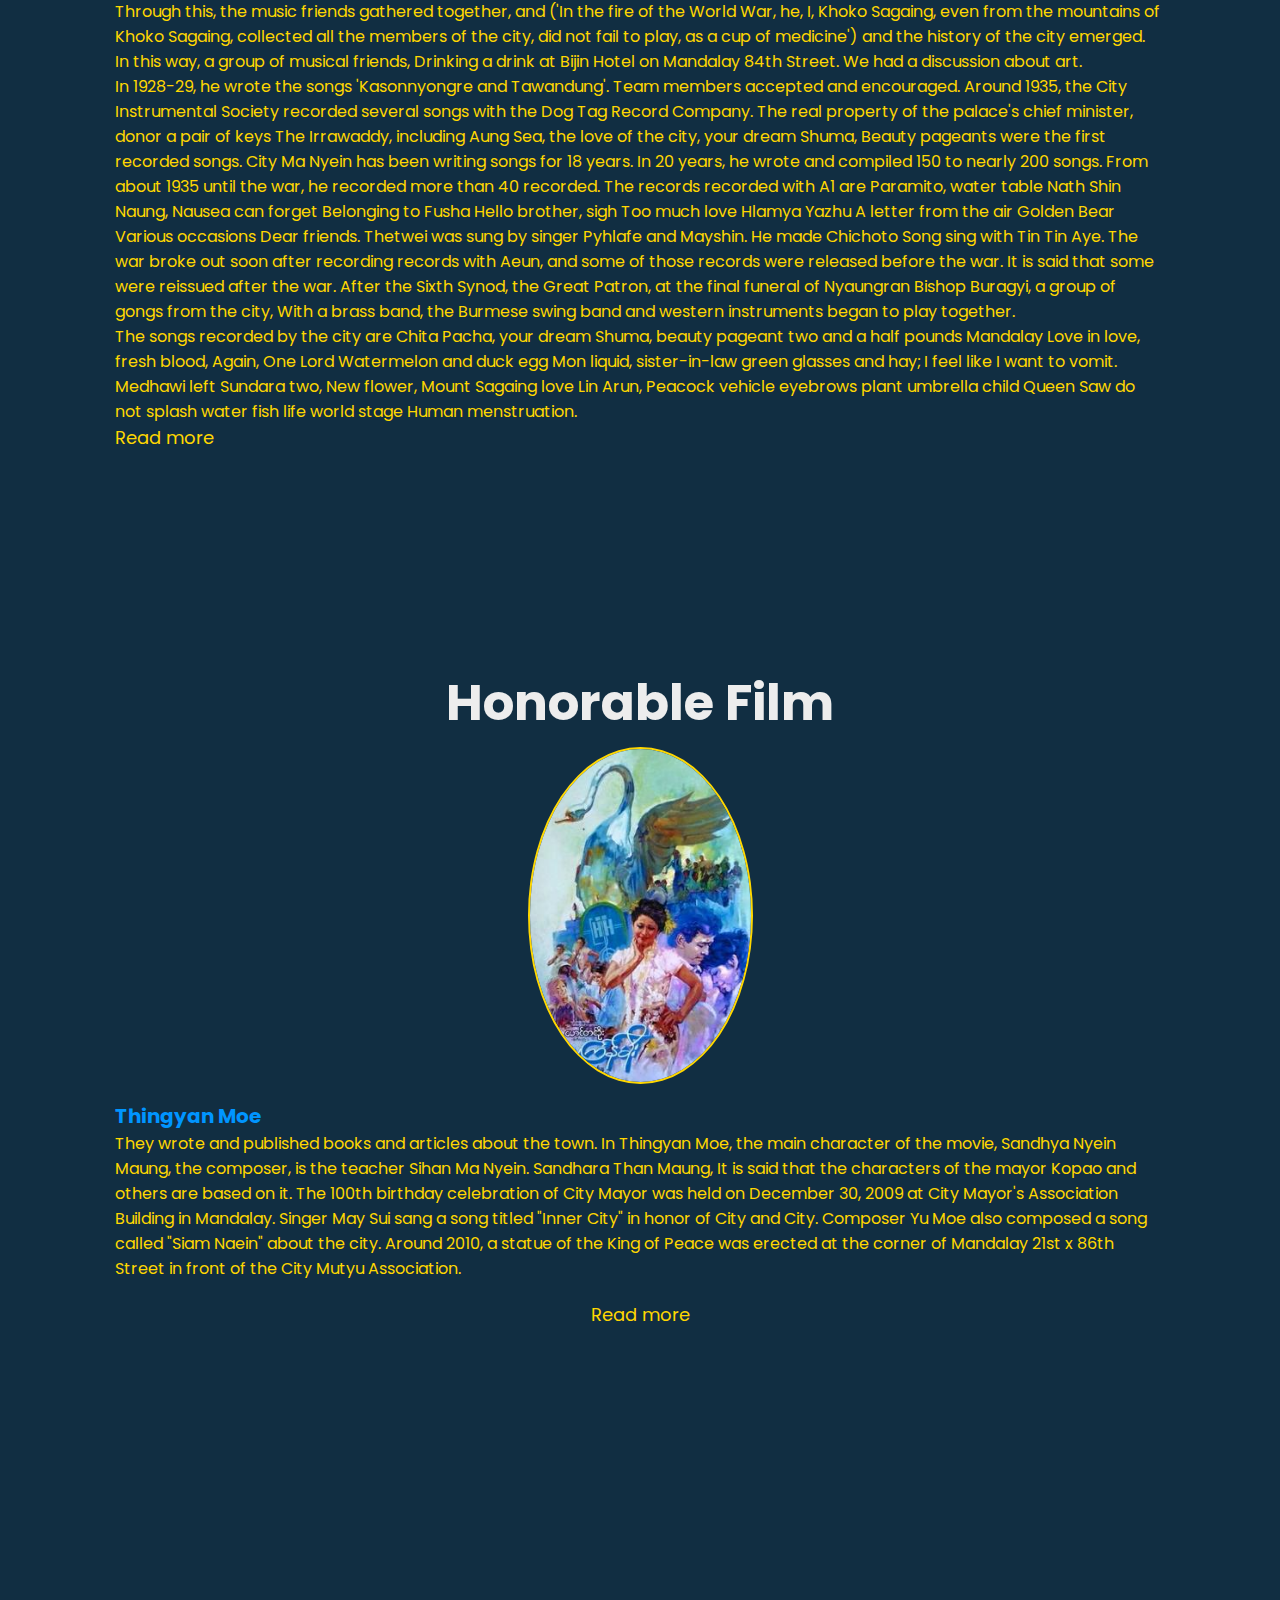
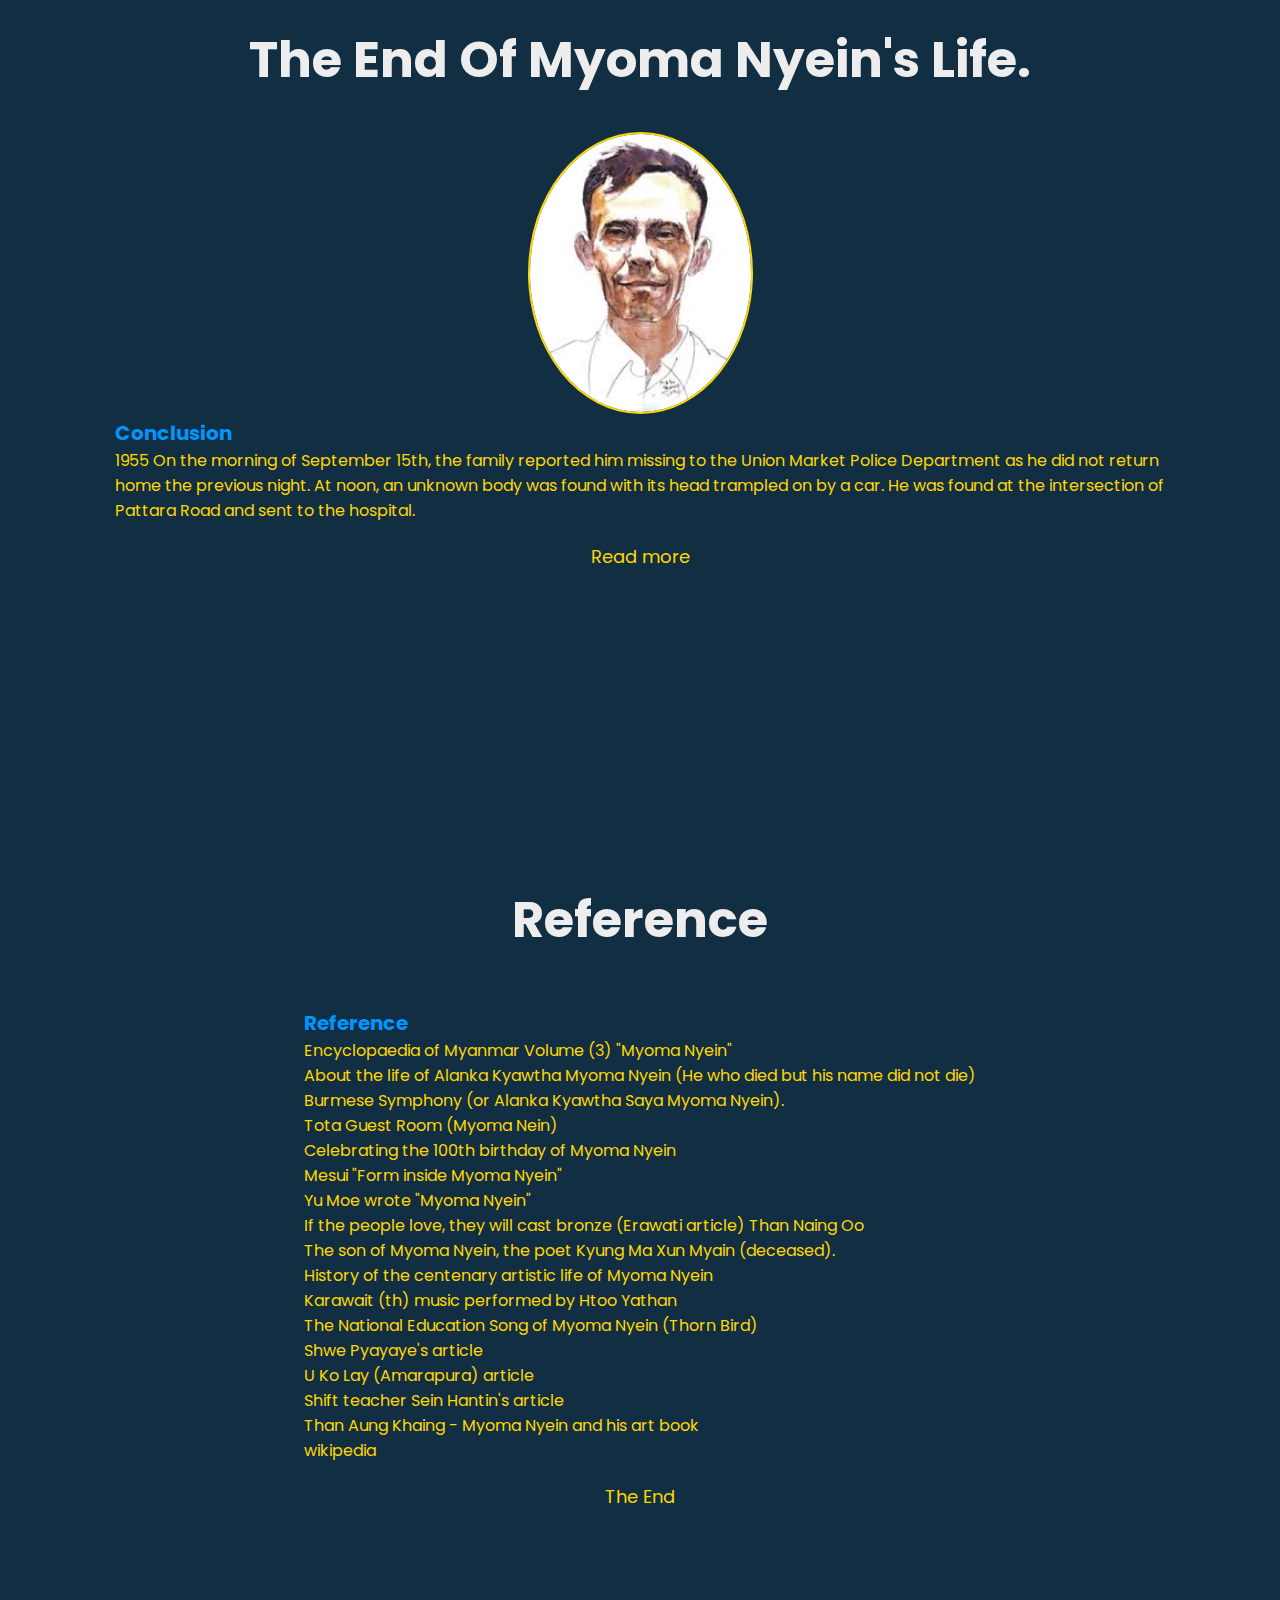
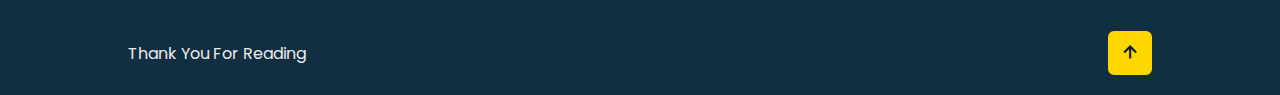
<file: index-2.html>
<!doctype html>
<html lang="en">
  <head>
    <meta charset="utf-8">
    <meta http-equiv="X-UA-Compatible" content="IE=edge">
    <meta name="viewport" content="width=device-width, initial-scale=1">
    <title>Myoma Nyein</title>
    <link rel="stylesheet" href="style.css">

    <!-- box icons -->
    <link href='https://unpkg.com/boxicons@2.1.4/css/boxicons.min.css' rel='stylesheet'>
  </head>
  <body>
    
    <!-- header design -->
    <header class="header">
        <a href="#" class="logo">WaiYan<span class="animate" style="--i:1;"></span></a>
        
        <div class="bx bx-menu" id="menu-icon"><span class="animate" style="--i:2;"></span></div>

        <div class="input">
          <ul>
            <a href="index.html">မြန်</a> 
            <a href="index-2.html">Eng</a>
          </ul>
          </div>
  

        <nav class="navbar">
            <a href="#home" class="active">Home</a>
            <a href="#childhood">Childhood</a>
            <a href="#musician">Music & life</a>
            <a href="#celebrating">Celebrating</a>
            <a href="#conclusion">End of life</a>
            <a href="#reference">Reference</a>

            <span class="active-nav"></span>
            <span class="animate" style="--i:2;"></span>

            

        </nav>

    </header>

    <!-- home section design -->
    <section class="home show-animate" id="home">
        <div class="home-content">
            <h1><span>Myoma Nyein</span></h1>
            <div class="text-animate">
                <h3>Myoma Band</h3>
                <span class="animate" style="--i:3;"></span>
            </div>
            <h3>Myoma Nyein (1909-1955)</h3>
            <p>
              He is a composer and musician who graduated from Alanka Kyawtha, who was prominent in the world of Myanmar music. In addition, he is one of the founders of Mandalay City's prestigious city entertainment instrument group, which is one of Myanmar's longest-running musical instrument associations.</p>
        </div>

        <div class="home-sic">
            <a href="#"><i class="bx bxl-facebook"></i></a>
            <a href="#"><i class="bx bxl-twitter"></i></a>
            <a href="#"><i class="bx bxl-linkedin"></i></a>
        </div>

    </section>

    <!-- childhood section design -->
    <section class="childhood" id="childhood">
      <h2 class="heading"><span>The Childhood of Myoma Nyein.</span></h2>

      <div class="childhood-img">
        <img src="myoe-ma-nyein.jpg" alt="">
        <span class="circle-spin"></span>
      </div>

      <div class="childhood-content">
        <h3>Myoma Nyein or U Kyaw Nyein</h3>
        <p>The real name of Myoma Nyein is U Kyaw Nyein. U Nyi, a diamond merchant in Mandalay. He is the eldest of Daw Chit Oo's two sons. U Kyaw Nyein in 1909 Burmese year 1270 New Moon (5) days He was born in Mandalay on Monday. <br>

           At the age of 14, his father entrusted him to his friend U Ba Thet (a great artist and painter U Ba Thet) to learn and teach. After about 5 years, painting, sculpture and mandolin; banjo Learned how to learn the lyre.<br>
            
           The first teachers of Sihan Ma Nyein were U Ba Thet, The younger brother of the 'King Uset', U Lin and Harp U Maung Maung Lat (Alawi). He also learned Burmese harp from the village chief Sein Veda Gyi and Dewa Inda U Maung Maung Gyi.<br>
            
           U Kyaw Nyein was fond of painting and music when he was young. He learned the art of playing the harp from the village leader Sein Beda and the harpist U Maung Maung Gyi (Dewa Inda Maung Maung Gyi). U Kyaw Nyein also participated in the establishment of the Mandalay Music Association in 1928 by a man named U Thao Long. U Kyaw Nyein learned how to play western instruments and instrument symbols as a member of the city group. Since 1931, he has been composing songs and adopted the name of the song "Myoma Nyein".<br>
          </p>

          <div class="btn-box btns">
            <a href="#musician" class="btn">Read more</a>
          </div>
      </div>
    </section>

      <!-- musician section design -->
      <section class="musician" id="musician">
        <h2 class="heading"><span>The Life of Musician</span></h2>

        <div class="musician-img">
          <img src="myoe-ma-1.jpeg" alt="">
          <span class="circle-spin"></span>
        </div>

        <div class="musician-content">
          <h3>Myoma Nyein</h3>
          <p>It is said that there are about 200 songs written by San Ma Nyein. Among the songs of Shiman Nyein, the first song that became famous throughout the country was the song "Chitthaphadhana". The songs that became famous during the 24 years of his songwriting career were Luchun Lugu, your dream One love, one love horse farm Nath Shinnaung (Pye Hla Peso), I can forget it Nauseous (May Shin), Thet Wai (Phyhla Pa Ka Mey Shin) associate song) The genius dear comrade Happy Maung Mae (May Shin), Ka New Flower Money Zin Ye, smiling mother They are songs such as air sweet blood. At the time when he started writing the Song of Peace, it was a time when the practice of copying Western melodies and adding Burmese words to them was in vogue. However, Siam Nyein did not steal the melody from Western music, but composed his own songs with his own musical intelligence.<br>

            Around 1930, a song called 'Taw Myain Soo Lam' was first performed by the City Music Association, which was the first to play a musical and musical notation. The second song is 'Sam Raaung Kyun'. In 1925, the Minister of Culture, U Tun Pe, Shwe Pye Master U Batin (History); Burmese song to Teacher Ba Kalay (Mann Pantya Patala, piano instructor) It can be symbolized by songs. They played a sample about the issue that could not be obtained. In 1953-54, Siam Nyein was also a member of the Panchayat Standardization Advisory Committee.<br>
            
            Maung Thant, accordionist, sang the song 'Kayu Pa' by Sihan Ma Nyein. Recorded by a band led by Dar Tan U Thant. Among them, the words 'Akka-ka-te-ka-te-ka-ka-te-ka-te-ka-te-ka-te-ka-te-ka-te-ka-te-ka-te-ka-te-ka-te-ka-te-ka-te-ka-te-ka-te-ka-te' (cloudy wind) were used by the city. Dar Tan U Thant sang the phrase "Village Leta Sey Sey" with the western instrument accordion, left and right Burmese pairs. It was played with chords without losing the essence of Burmese style. Even though there are 4 lines in that small verse (4 bars), the line is increased and stretched to (8 bars), reproducing the basic melody concept from the original Burmese style. (Variations on Theme) method, the violin was powerfully played, so the song of the flower was a test point for Dar Tan U Thant and Sihan Ma Nyein's western ensemble system.<br>
            
            Regarding the symbolic system, the teachers of Dar Tan U Thant and Shiman Nyein, Those who provided the technology were: Mr. Rego; Mr. Bobby They are Mr. Davis.Mr. Rego is a resident of the Elphinstone Cinema (Shwe Tai) compound. Plays piano in church and theater. (Rigoven) is the one who opened a music course with a band. Mr. Bobby was a troublemaker. A shop selling various musical instruments and books related to music is open. Mr. David is found in the record as a band leader of the Mandalay royal military band.<br>
        
            Around 1930, Mr. Rego used to come to Mandalay's hotel picnic hall and concert hall. He used to play with Dar Tan U Thant. At that time, the saxophone and the clarinet were two instruments that were played with a sign reading system.<br>

            Those who can be said to be the symbolists of the City Instrument Society before the war are Dar Tan U Thant, The city does not cease, U Aye Kyaw (former art instructor of Mann Pantya); U Thein Maung (Samo Thein Maung), Horn (Gocho). Modern instruments from 1935 to 1938; The songs of Yam Nyein, which were recorded with the system of Thake Ta, are Chita Pakha, your dream Shuma, beauty pageant The Irrawaddy of the palace chief, Aung Sea, After that, the Mandalay of the city, two and a half pounds plant He recorded songs such as Ka New Pa and was successful.

            At that time, when the world war spread to Burma, While avoiding war, He went to Kyaukme. After meeting with his friend U Bahan (Chairman of Car Team), he brought him back and crossed to Sagaing again. Through this, the music friends gathered together, and ('In the fire of the World War, he, I, Khoko Sagaing, even from the mountains of Khoko Sagaing, collected all the members of the city, did not fail to play, as a cup of medicine') and the history of the city emerged.<br>

            In this way, a group of musical friends, Drinking a drink at Bijin Hotel on Mandalay 84th Street. We had a discussion about art.<br>

            In 1928-29, he wrote the songs 'Kasonnyongre and Tawandung'. Team members accepted and encouraged. Around 1935, the City Instrumental Society recorded several songs with the Dog Tag Record Company. The real property of the palace's chief minister, donor a pair of keys The Irrawaddy, including Aung Sea, the love of the city, your dream Shuma, Beauty pageants were the first recorded songs. City Ma Nyein has been writing songs for 18 years. In 20 years, he wrote and compiled 150 to nearly 200 songs. From about 1935 until the war, he recorded more than 40 recorded.
            The records recorded with A1 are Paramito, water table Nath Shin Naung, Nausea can forget Belonging to Fusha Hello brother, sigh Too much love Hlamya Yazhu A letter from the air Golden Bear Various occasions Dear friends. Thetwei was sung by singer Pyhlafe and Mayshin. He made Chichoto Song sing with Tin Tin Aye. The war broke out soon after recording records with Aeun, and some of those records were released before the war. It is said that some were reissued after the war.

            After the Sixth Synod, the Great Patron, at the final funeral of Nyaungran Bishop Buragyi, a group of gongs from the city, With a brass band, the Burmese swing band and western instruments began to play together.<br>

            The songs recorded by the city are Chita Pacha, your dream Shuma, beauty pageant two and a half pounds Mandalay Love in love, fresh blood, Again, One Lord Watermelon and duck egg Mon liquid, sister-in-law green glasses and hay; I feel like I want to vomit. Medhawi left Sundara two, New flower, Mount Sagaing love Lin Arun, Peacock vehicle eyebrows plant umbrella child Queen Saw do not splash water fish life world stage Human menstruation.<br>
        </p>

            <div class="btn-box btns">
              <a href="#celebrating" class="btn">Read more</a>
            </div>
        </div>
      </section>

        <!-- celebrating section design -->
        <section class="celebrating" id="celebrating">
          <h2 class="heading"><span>Honorable Film</span></h2>

          <div class="celebrating-img">
            <img src="Thingyan_Moe.jpg" alt="">
            <span class="circle-spin"></span>
          </div>

          <div class="celebrating-content">
            <h3>Thingyan Moe</h3>
            <p>They wrote and published books and articles about the town.

              In Thingyan Moe, the main character of the movie, Sandhya Nyein Maung, the composer, is the teacher Sihan Ma Nyein. Sandhara Than Maung, It is said that the characters of the mayor Kopao and others are based on it.
                
              The 100th birthday celebration of City Mayor was held on December 30, 2009 at City Mayor's Association Building in Mandalay.
                
              Singer May Sui sang a song titled "Inner City" in honor of City and City. Composer Yu Moe also composed a song called "Siam Naein" about the city. 
                
              Around 2010, a statue of the King of Peace was erected at the corner of Mandalay 21st x 86th Street in front of the City Mutyu Association.</p>
          </div>

          <div class="btn-box btns">
            <a href="#conclusion" class="btn">Read more</a>
          </div>
      </div>
        </section>

        <!-- conclusion section design-->
        <section class="conclusion" id="conclusion">
          <h2 class="heading">The End Of Myoma Nyein's Life.</h2>

          <div class="conclusion-img">
            <img src="myoe-ma-3.jpeg" alt="">
            <span class="circle-spin"></span>
          </div>

          <div class="conclusion-content">
            <h3>Conclusion</h3>
            <p>1955 On the morning of September 15th, the family reported him missing to the Union Market Police Department as he did not return home the previous night. At noon, an unknown body was found with its head trampled on by a car. He was found at the intersection of Pattara Road and sent to the hospital.
              </p>
          </div>
          
          <div class="btn-box btns">
            <a href="#reference" class="btn">Read more</a>
          </div>
          
        </section>

        <!-- reference section design -->
        <section class="reference" id="reference">
          <h2 class="heading">Reference</h2>

          <div class="reference-content">
            <h3>Reference</h3>
            <p> Encyclopaedia of Myanmar Volume (3) "Myoma Nyein"<br>
                About the life of Alanka Kyawtha Myoma Nyein (He who died but his name did not die) <br>
                Burmese Symphony (or Alanka Kyawtha Saya  Myoma Nyein). <br>
                Tota Guest Room (Myoma Nein) <br>
                Celebrating the 100th birthday of Myoma Nyein <br>
                Mesui "Form inside Myoma Nyein" <br>
                Yu Moe wrote "Myoma Nyein" <br>
                If the people love, they will cast bronze (Erawati article) Than Naing Oo <br>
                The son of Myoma Nyein, the poet Kyung Ma Xun Myain (deceased). <br>
                History of the centenary artistic life of Myoma Nyein <br>
                Karawait (th) music performed by Htoo Yathan <br>                
                The National Education Song of Myoma Nyein (Thorn Bird) <br>
                Shwe Pyayaye's article <br>
                U Ko Lay (Amarapura) article <br>
                Shift teacher Sein Hantin's article <br>
                Than Aung Khaing - Myoma Nyein and his art book <br>
                <a href="https://my.wikipedia.org/wiki/">wikipedia</a><br>
            </p>
          </div>

          <div class="btn-box btns">
            <a href="#" class="btn">The End</a>
          </div>
        </section>

        <!-- footer design -->
        <footer class="footer">
          <div class="footer-text">
            <p>Thank You For Reading</p>
          </div>

          <div class="footer-iconTop">
            <a href="#"><i class="bx bx-up-arrow-alt"></i></a>
          </div>
        </footer>
        
    <script src="script.js"></script>
  </body>
</html>
</file>
<file: style.css>
@import url('https://fonts.googleapis.com/css2?family=Poppins:wght@300;400;500;600;700;800;900&display=swap');

*{
    margin: 0;
    padding: 0;
    box-sizing: border-box;
    text-decoration: none;
    border: none;
    outline: none;
    scroll-behavior: smooth;
    font-family: 'Poppins', sans-serif;
}

:root{
    --bg-color: #081b29;
    --second-bg-color: #112e42;
    --text-color: #ededed;
    --main-color: gold;
}

html{
    font-size: 62.5%;
    overflow-x: hidden;
}

body{
    background: var(--bg-color);
    color: var(--text-color);
}

.header{
    position: fixed;
    top: 0;
    left: 0;
    width: 100%;
    padding: 2rem 9%;
    background: var(--bg-color);
    display: flex;
    justify-content: space-between;
    align-items: center;
    z-index: 100;
    transition: .3s;
}

.header.sticky{
    background: var(--bg-color);
}

.logo{
    position: relative;
    font-size: 2.5rem;
    color: var(--text-color);
    font-weight: 600;
}

.input a{
    position: relative;
    display: inline-flex;
    justify-content: center;
    align-items: center;
    width: 40px;
    height: 40px;
    background: transparent;
    border: .2rem solid var(--main-color);
    border-radius: 50%;
    font-size: 13px;
    color: var(--main-color);
    z-index: 1;
    overflow: hidden;
    transition: .5s;
}

.input a:hover{
    color: var(--bg-color);
    background: var(--main-color);
}

.navbar{
    position: relative;
}

.navbar a{
    font-size: 1.7rem;
    color: var(--text-color);
    font-weight: 500;
    margin-left: 3.5rem;
    transition: .3s;
}

.navbar a:hover,
.navbar a.active{
    color: var(--main-color);
}

#menu-icon{
    position: relative;
    font-size: 3.6rem;
    color: var(--text-color);
    cursor: pointer;
    display: none;
}

section{
    min-height: 100vh;
    padding: 10rem 9% 2rem;
}

.home{
    display: flex;
    align-items: center;
    padding: 0 9%;
    background: url(myoe-ma-background.jpg) no-repeat;
    background-size: cover;
    background-position: center;
}

.home-content{
    max-width: 60rem;
    z-index: 99;
}

.home-content h1{
    position: relative;
    display: inline-block;
    font-size: 5.6rem;
    font-weight: 700;
    line-height: 1.3;
}

.home-content h1 span{
    color: var(--main-color);
}

.home-content .text-animate{
    position: relative;
    width: 32.8rem;
}

.home-content .text-animate h3{
    font-size: 3.2rem;
    font-weight: 700;
    color: var(--bg-color);
    -webkit-text-stroke: .7px var(--main-color);

}

.home-content h3{
    color: var(--main-color);
    font-size: 16px;
}

.home-content p{
    font-size: 1.6rem;
    margin: 2rem 0 4rem;
    color: #fff;
}

.home-sic{
    position: absolute;
    bottom: 4rem;
    width: 170px;
    display: flex;
    justify-content: space-between;
}

.home-sic a{
    position: relative;
    display: inline-flex;
    justify-content: center;
    align-items: center;
    width: 40px;
    height: 40px;
    background: transparent;
    border: .2rem solid var(--main-color);
    border-radius: 50%;
    font-size: 20px;
    color: var(--main-color);
    z-index: 1;
    overflow: hidden;
    transition: .5s;
}

.home-sic a:hover{
    color: var(--bg-color);
}

.home-sic a::before{
    content: '';
    position: absolute;
    top: 0;
    left: 0;
    width: 0;
    height: 100%;
    background: var(--main-color);
    z-index: -1;
    transition: .5s;
}

.home-sic a:hover::before{
    width: 100%;
}

.childhood{
    display: flex;
    justify-content: center;
    align-items: center;
    flex-direction: column;
    gap: 2rem;
    background: var(--second-bg-color);
    padding-bottom: 6rem;
}

.heading{
    font-size: 5rem;
    margin: 3rem;
    text-align: center;
}

.childhood-img{
    position: relative;
    width: 25rem;
    height: 25rem;
    border-radius: 50%;
    display: flex;
    justify-content: center;
    align-items: center;
}

.childhood-img img{
    width: 90%;
    border-radius: 50%;
    border: .2rem solid var(--main-color);
}

.childhood-content h3{
    font-size: 20px;
    color: rgb(0, 149, 255);
}

.childhood-content p{
    font-size: 16px;
    color: var(--main-color);
}

.btn-box .btn{
    font-size: 18px;
    background: transparent;
    background-size: 25px;
    color: var(--main-color);
    border-radius: 3px;
    transition: .5s;
}

.btn-box .btn:hover{
    color: var(--bg-color);
}

.musician{
    display: flex;
    justify-content: center;
    align-items: center;
    flex-direction: column;
    gap: 2rem;
    background: var(--second-bg-color);
    padding-bottom: 6rem;
}

.heading{
    font-size: 5rem;
    margin: 3rem;
    text-align: center;
}

.musician-img{
    position: relative;
    width: 30rem;
    height: 30rem;
    border-radius: 50%;
    display: flex;
    justify-content: center;
    align-items: center;
}

.musician-img img{
    width: 90%;
    border-radius: 50%;
    border: .2rem solid var(--main-color);
}

.musician-content h3{
    font-size: 20px;
    color: rgb(0, 149, 255);
}

.musician-content p{
    font-size: 16px;
    color: var(--main-color);
}

.btn-box .btn{
    font-size: 18px;
    background: transparent;
    background-size: 25px;
    color: var(--main-color);
    border-radius: 3px;
    transition: .5s;
}

.btn-box .btn:hover{
    color: var(--bg-color);
}

.celebrating{
    display: flex;
    justify-content: center;
    align-items: center;
    flex-direction: column;
    gap: 2rem;
    background: var(--second-bg-color);
    padding-bottom: 6rem;
}

.heading{
    font-size: 5rem;
    margin: 3rem;
    text-align: center;
}

.celebrating-img{
    position: relative;
    width: 25rem;
    height: 25rem;
    border-radius: 50%;
    display: flex;
    justify-content: center;
    align-items: center;
}

.celebrating-img img{
    width: 90%;
    border-radius: 50%;
    border: .2rem solid var(--main-color);
}

.celebrating-content h3{
    font-size: 20px;
    color: rgb(0, 149, 255);
    margin-top: 40px;
}

.celebrating-content p{
    font-size: 16px;
    color: var(--main-color);
}

.btn-box .btn{
    font-size: 18px;
    background: transparent;
    background-size: 25px;
    color: var(--main-color);
    border-radius: 3px;
    transition: .5s;
}

.btn-box .btn:hover{
    color: var(--bg-color);
}

.conclusion{
    display: flex;
    justify-content: center;
    align-items: center;
    flex-direction: column;
    gap: 2rem;
    background: var(--second-bg-color);
    padding-bottom: 6rem;
}

.heading{
    font-size: 5rem;
    margin: 3rem;
    text-align: center;
}

.conclusion-img{
    position: relative;
    width: 25rem;
    height: 25rem;
    border-radius: 50%;
    display: flex;
    justify-content: center;
    align-items: center;
}

.conclusion-img img{
    width: 90%;
    border-radius: 50%;
    border: .2rem solid var(--main-color);
}

.conclusion-content h3{
    font-size: 20px;
    color: rgb(0, 149, 255);
}

.conclusion-content p{
    font-size: 16px;
    color: var(--main-color);
}

.btn-box .btn{
    font-size: 18px;
    background: transparent;
    background-size: 25px;
    color: var(--main-color);
    border-radius: 3px;
    transition: .5s;
}

.btn-box .btn:hover{
    color: var(--bg-color);
}

.reference{
    display: flex;
    justify-content: center;
    align-items: center;
    flex-direction: column;
    gap: 2rem;
    background: var(--second-bg-color);
    padding-bottom: 6rem;
}

.heading{
    font-size: 5rem;
    margin: 3rem;
    text-align: center;
}

.reference-img{
    position: relative;
    width: 25rem;
    height: 25rem;
    border-radius: 50%;
    display: flex;
    justify-content: center;
    align-items: center;
}

.reference-img img{
    width: 90%;
    border-radius: 50%;
    border: .2rem solid var(--main-color);
}

.reference-content h3{
    font-size: 20px;
    color: rgb(0, 149, 255);
}

.reference-content p{
    font-size: 16px;
    color: var(--main-color);
}

.reference-content a{
    color: var(--main-color);
}

.reference-content a:hover{
    color: #081b29;
}

.btn-box .btn{
    font-size: 18px;
    background: transparent;
    background-size: 25px;
    color: var(--main-color);
    border-radius: 3px;
    transition: .5s;
}

.btn-box .btn:hover{
    color: var(--bg-color);
}

.footer{
    display: flex;
    justify-content: space-between;
    align-items: center;
    flex-wrap: wrap;
    padding: 2rem 10%;
    background: var(--second-bg-color);
}

.footer-text p{
    font-size: 1.6rem;
}

.footer-iconTop a{
    position: relative;
    display: inline-flex;
    justify-content: center;
    align-items: center;
    padding: .8rem;
    background: var(--main-color);
    border: .2rem solid var(--main-color);
    border-radius: .6rem;
    z-index: 1;
    overflow: hidden;
}

.footer-iconTop a::before{
    content: '';
    position: absolute;
    top: 0;
    left: 0;
    width: 0;
    height: 100%;
    background: var(--second-bg-color);
    z-index: -1;
    transition: .5s;
}

.footer-iconTop a:hover::before{
    width: 100%;
}

.footer-iconTop a i{
    font-size: 2.4rem;
    color: var(--bg-color);
    transition: .5s;
}

.footer-iconTop a:hover i{
    color: var(--main-color);
}

/* BREAKPOINTS */
@media (max-width: 1200px){
    body{
        margin: -5px;
    }
    html{
        font-size: 55%;
    }
}

@media (max-width: 991px){
    .header{
        padding: 4rem 20%;
    }

    .header .logo{
        margin-left: -50px;
    }

    section{
        padding: 10rem 4% 2rem;
    }

    .home{
        padding: 0 20%;
    }

    .childhood{
        padding: 0 20%;
        text-align: left;
    }

    .musician{
        padding: 0 20%;
        text-align: left;
    }

    .celebrating{
        padding: 0 20%;
        text-align: left;
    }

    .conclusion{
        padding: 0 20%;
        text-align: left;
    }

    .reference{
        padding: 0 20%;
        text-align: left;
    }

    .input {
        padding: -9px 10%;
        text-align: center;
        left: 146px;
        bottom: 33px;
        position: absolute;
    }

    .input a{
        width: 32px;
        height: 29px;
        font-size: 10px;
        left: 35px;
    }

    .footer{
        padding: 2rem 20%;
        /* margin-left: 10%; */

    }
}

@media (max-width: 768px){
    .header{
        background: var(--bg-color);
    }

    #menu-icon{
        display: block;
        left: 23%;
    }

    .navbar{
        position: absolute;
        top: 100%;
        left: -100%;
        width: 100%;
        padding: 1rem 4%;
        text-align: center;
        background: var(--bg-color);
        box-shadow: 0 .5rem 1rem rgba(0, 0, 0, .2);
        z-index: 1;
        transition: .25s ease;
        transition-delay: .25s;
    }

    .navbar.active{
        left: 0;
        transition-delay: 0s;
    }

    .navbar .active-nav{
        position: absolute;
        top: 0;
        left: -100%;
        width: 100%;
        height: 100%;
        background: var(--bg-color);
        border-top: .1rem solid rgba(0, 0, 0, .2);
        z-index: -1;
        transition: .25s ease;
        transition-delay: 0s;
    }

    .navbar.active ,.active-nav{
        left: 0;
        transition-delay: .25s;
    }

    .navbar a{
        display: block;
        font-size: 2rem;
        margin: 3rem 0;
        transform: translateX(-20rem);
        transition: .25s ease;
        transition-delay: 0s;
    }

    .navbar.active a{
        transform: translateX(0);
        transition-delay: .25s;
    }
}

@media (max-width: 520px){
    html{
        font-size: 50%;
    }

    .home-content h1{
        display: flex;
        flex-direction: column;
    }

    .home-sic{
        width: 160px;
        margin-bottom: -109px;
    }

    .home-sic a{
        width: 38px;
        height: 38px;
    }
}

@media (max-width: 462px){
    .home-content h1{
        font-size: 5.2rem;
    }
}

@media (max-width: 371px){
    .home{
        justify-content: center;
        margin-top: 100px;
    }

    .home-content{
        display: flex;
        align-items: center;
        flex-direction: column;
        text-align: center;
    }


}
</file>
